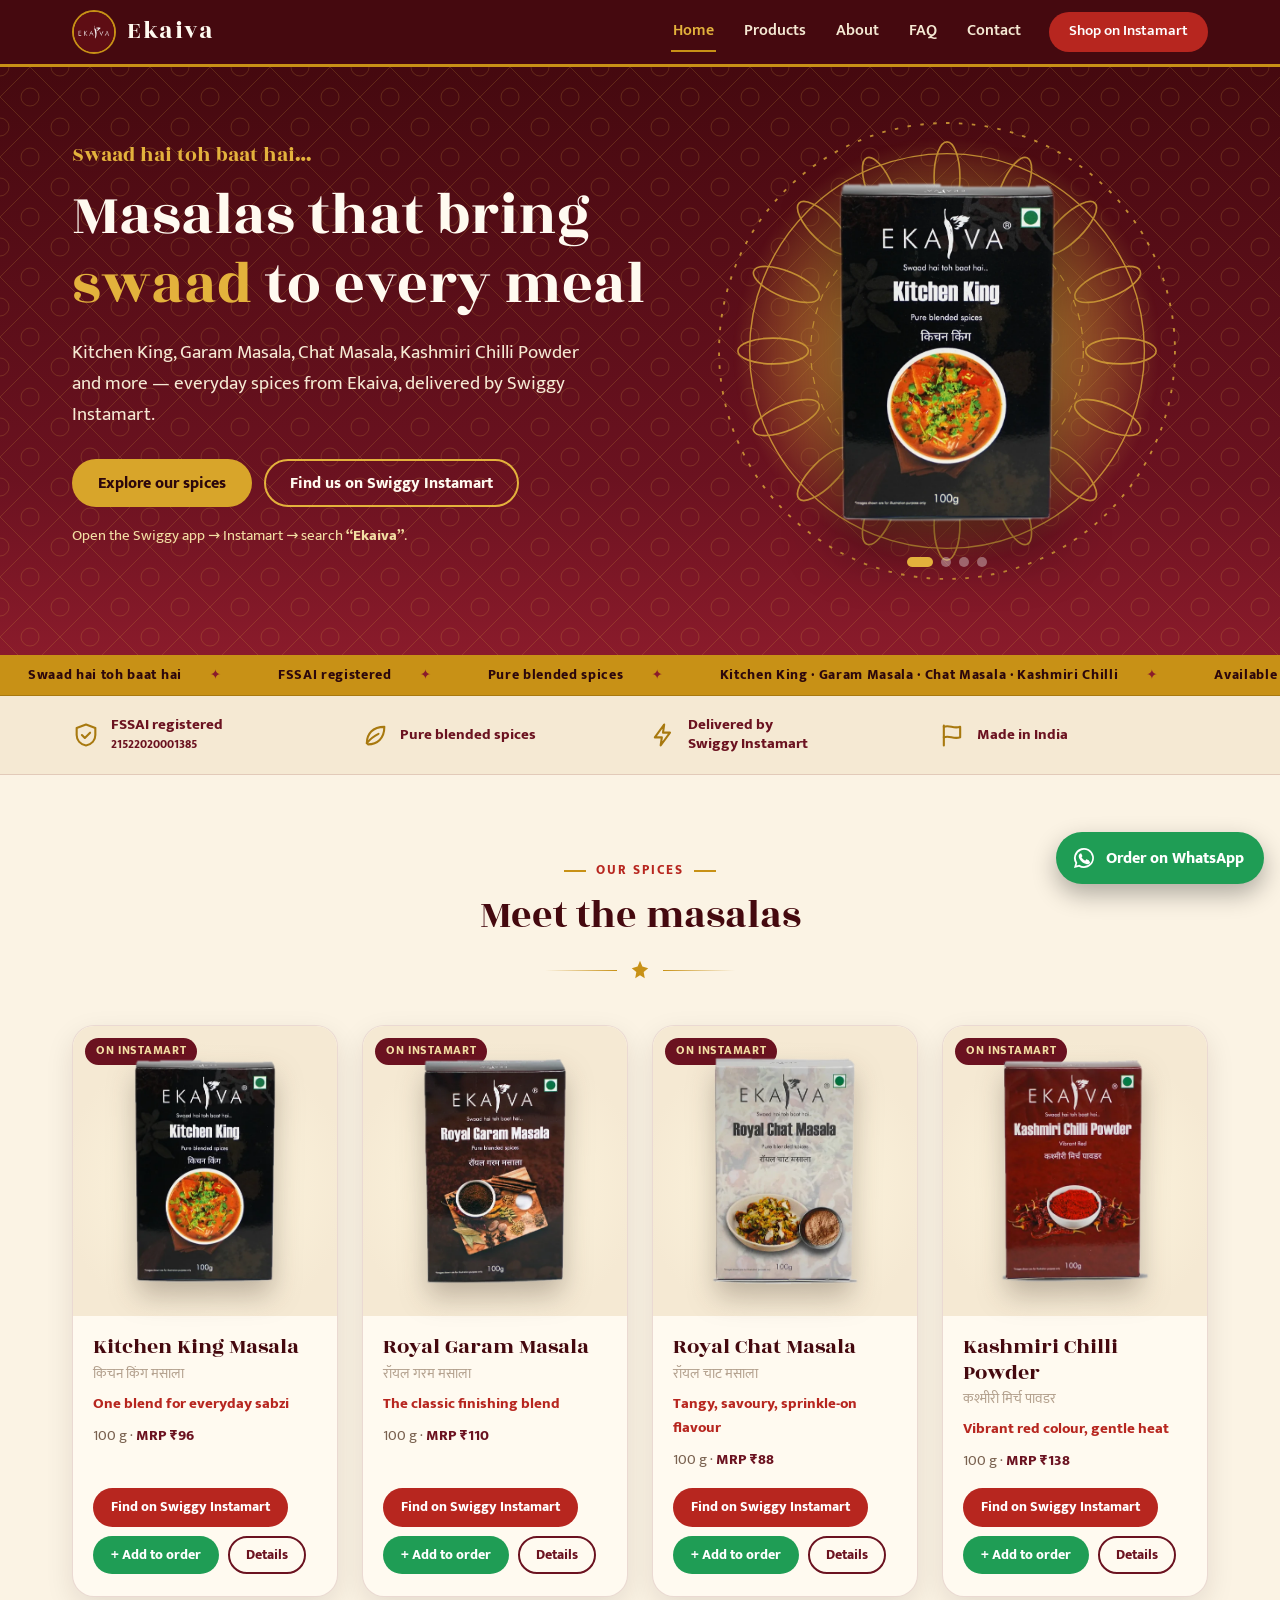
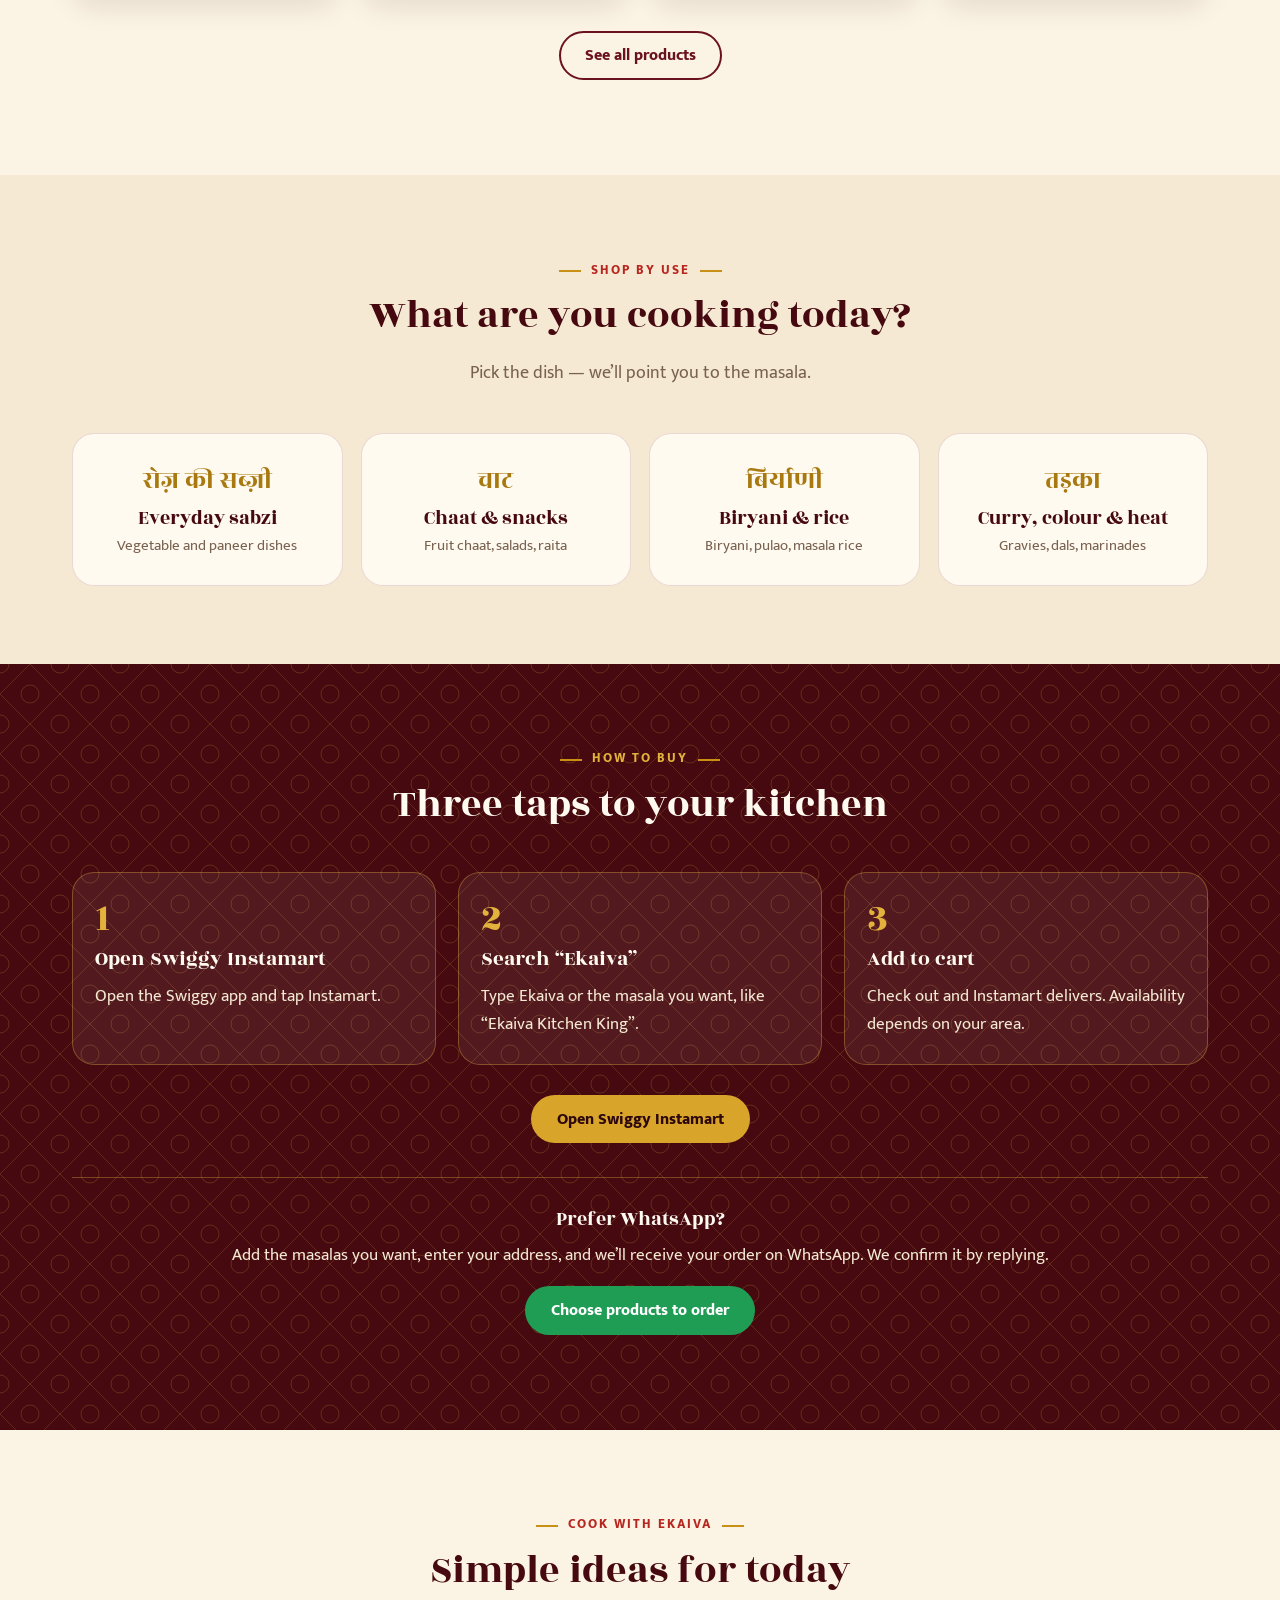
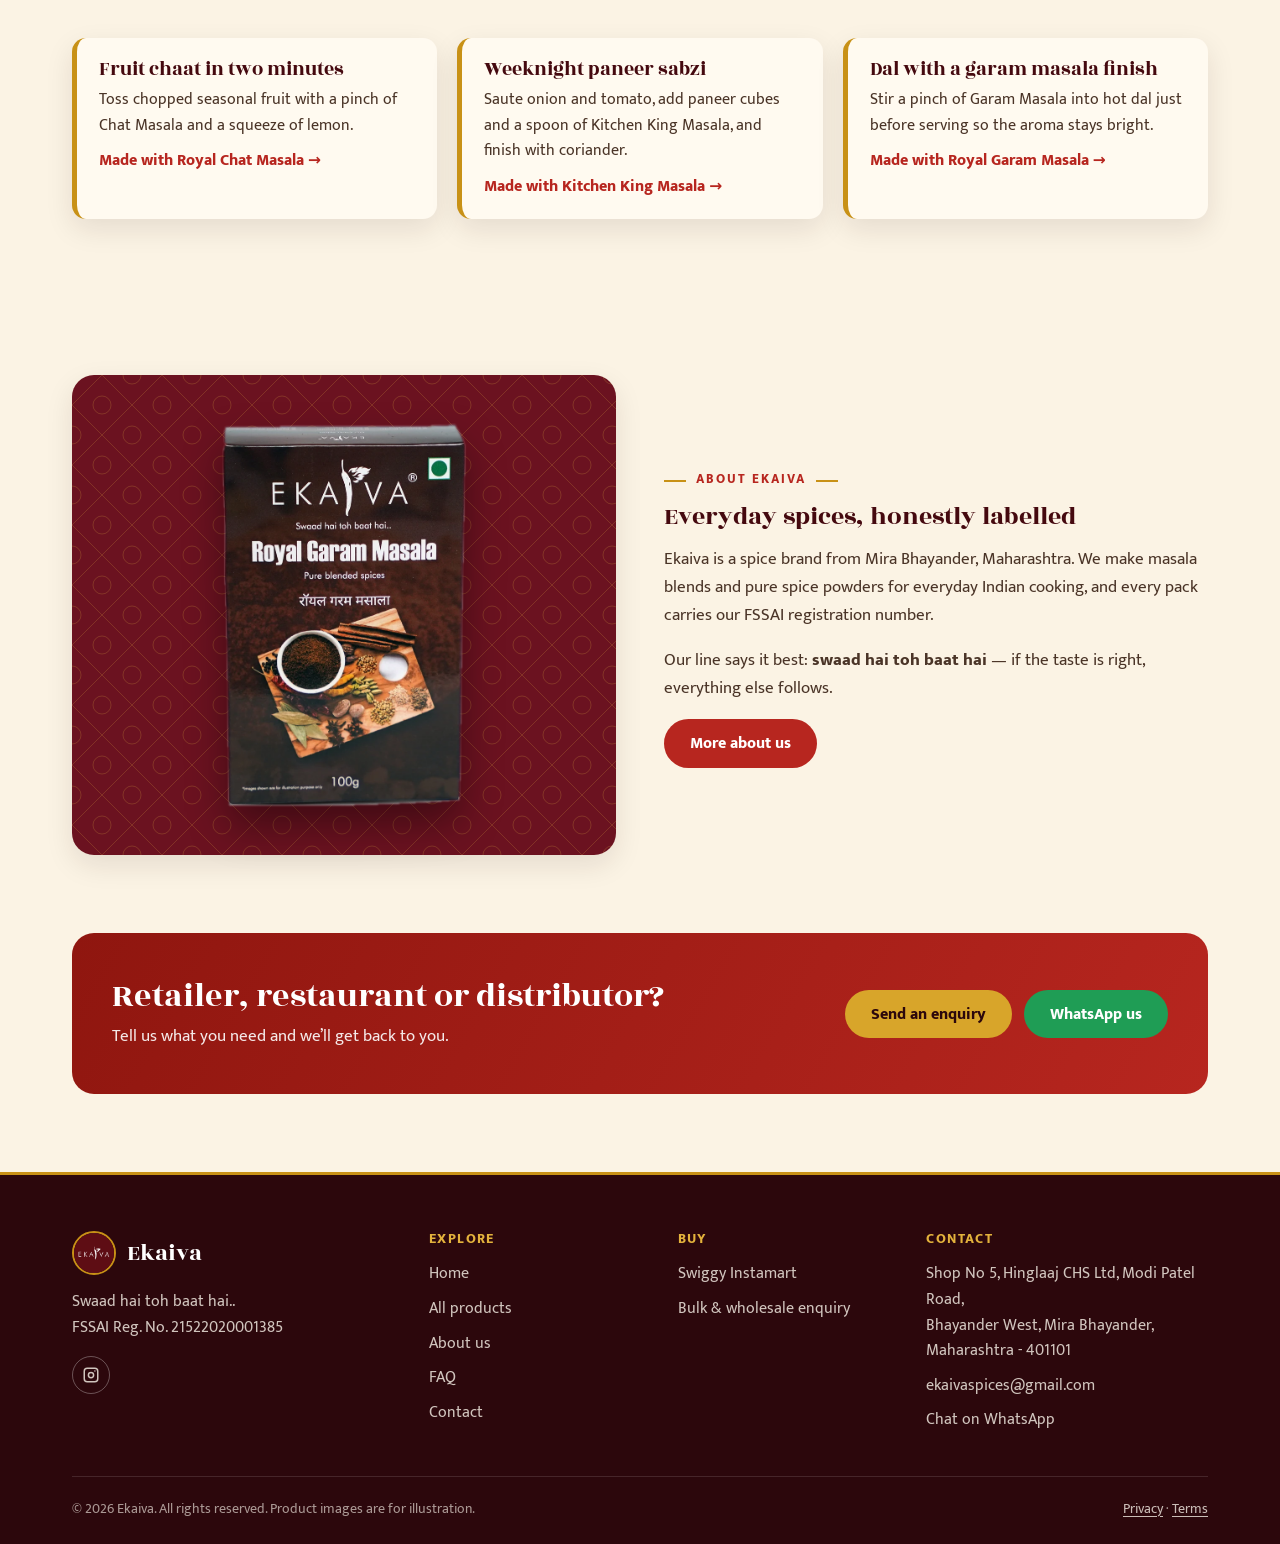
<file: index.html>
<!DOCTYPE html>
<html lang="en">
<head>
<meta charset="utf-8">
<meta name="viewport" content="width=device-width, initial-scale=1">
<title>Ekaiva - Masalas that bring swaad to every meal</title>
<meta name="description" content="Ekaiva makes everyday masalas and pure spice powders - Kitchen King, Garam Masala, Chat Masala, Kashmiri Chilli Powder and more. Available on Swiggy Instamart.">

<meta name="theme-color" content="#45090f">
<link rel="icon" type="image/png" href="images/site/favicon.png">
<link rel="apple-touch-icon" href="images/site/apple-touch-icon.png">
<meta property="og:type" content="website">
<meta property="og:site_name" content="Ekaiva">
<meta property="og:title" content="Ekaiva - Masalas that bring swaad to every meal">
<meta property="og:description" content="Ekaiva makes everyday masalas and pure spice powders - Kitchen King, Garam Masala, Chat Masala, Kashmiri Chilli Powder and more. Available on Swiggy Instamart.">
<meta property="og:image" content="https://ekaivastore.com/images/site/og-image.jpg">
<link rel="canonical" href="https://ekaivastore.com/">
<meta property="og:url" content="https://ekaivastore.com/">
<meta name="twitter:card" content="summary_large_image">
<link rel="stylesheet" href="css/style.css">

</head>
<body data-page="home">
<a class="skip" href="#main">Skip to content</a>
<div id="preloader" aria-hidden="true"><div class="pre-inner"><div class="pre-logo">EKAIVA</div><div class="pre-sub">Swaad hai toh baat hai</div></div></div>
<script>try{if(sessionStorage.getItem("ekPre")==="1"){var p=document.getElementById("preloader");if(p)p.remove();}}catch(e){}</script>
<div id="site-header"></div>
<noscript><p style="padding:14px;background:#f3dfa4;text-align:center">Please turn on JavaScript to see Ekaiva's products. &middot; <a href="products.html">Products</a> &middot; <a href="contact.html">Contact</a></p></noscript>
<main id="main">

<section class="hero" id="top">
  <div id="dust" style="position:absolute;inset:0;overflow:hidden;pointer-events:none" aria-hidden="true"></div>
  <div class="container">
    <div>
      <div class="hero-tag">Swaad hai toh baat hai&hellip;</div>
      <h1>Masalas that bring <em>swaad</em> to every meal</h1>
      <p class="lead">Kitchen King, Garam Masala, Chat Masala, Kashmiri Chilli Powder and more &mdash; everyday spices from Ekaiva, delivered by Swiggy Instamart.</p>
      <div class="btn-row">
        <a class="btn btn-gold" href="products.html">Explore our spices</a>
        <a class="btn btn-outline" data-instamart href="#">Find us on Swiggy Instamart</a>
      </div>
      <p class="hero-note">Open the Swiggy app &rarr; Instamart &rarr; search <b>&ldquo;Ekaiva&rdquo;</b>.</p>
    </div>
    <div class="stage">
      <div class="glow"></div><svg class="ring" viewBox="0 0 200 200" fill="none" stroke="currentColor" aria-hidden="true"><circle cx="100" cy="100" r="97" stroke-width=".8" stroke-dasharray="1.5 4"/><circle cx="100" cy="100" r="84" stroke-width=".6"/><ellipse cx="100" cy="26" rx="5.5" ry="15" transform="rotate(0.0 100 100)" stroke-width=".7"/><ellipse cx="100" cy="26" rx="5.5" ry="15" transform="rotate(22.5 100 100)" stroke-width=".7"/><ellipse cx="100" cy="26" rx="5.5" ry="15" transform="rotate(45.0 100 100)" stroke-width=".7"/><ellipse cx="100" cy="26" rx="5.5" ry="15" transform="rotate(67.5 100 100)" stroke-width=".7"/><ellipse cx="100" cy="26" rx="5.5" ry="15" transform="rotate(90.0 100 100)" stroke-width=".7"/><ellipse cx="100" cy="26" rx="5.5" ry="15" transform="rotate(112.5 100 100)" stroke-width=".7"/><ellipse cx="100" cy="26" rx="5.5" ry="15" transform="rotate(135.0 100 100)" stroke-width=".7"/><ellipse cx="100" cy="26" rx="5.5" ry="15" transform="rotate(157.5 100 100)" stroke-width=".7"/><ellipse cx="100" cy="26" rx="5.5" ry="15" transform="rotate(180.0 100 100)" stroke-width=".7"/><ellipse cx="100" cy="26" rx="5.5" ry="15" transform="rotate(202.5 100 100)" stroke-width=".7"/><ellipse cx="100" cy="26" rx="5.5" ry="15" transform="rotate(225.0 100 100)" stroke-width=".7"/><ellipse cx="100" cy="26" rx="5.5" ry="15" transform="rotate(247.5 100 100)" stroke-width=".7"/><ellipse cx="100" cy="26" rx="5.5" ry="15" transform="rotate(270.0 100 100)" stroke-width=".7"/><ellipse cx="100" cy="26" rx="5.5" ry="15" transform="rotate(292.5 100 100)" stroke-width=".7"/><ellipse cx="100" cy="26" rx="5.5" ry="15" transform="rotate(315.0 100 100)" stroke-width=".7"/><ellipse cx="100" cy="26" rx="5.5" ry="15" transform="rotate(337.5 100 100)" stroke-width=".7"/><circle cx="100" cy="100" r="58" stroke-width=".5" stroke-dasharray="3 3"/></svg>
      <div class="slides" id="slides"></div>
      <div class="dots" id="dots"></div>
    </div>
  </div>
</section>

<div class="ticker-wrap" aria-hidden="true"><div class="ticker">
  <span>Swaad hai toh baat hai</span><span>FSSAI registered</span><span>Pure blended spices</span><span>Kitchen King &middot; Garam Masala &middot; Chat Masala &middot; Kashmiri Chilli</span><span>Available on Swiggy Instamart</span><span>Made in India</span>
  <span>Swaad hai toh baat hai</span><span>FSSAI registered</span><span>Pure blended spices</span><span>Kitchen King &middot; Garam Masala &middot; Chat Masala &middot; Kashmiri Chilli</span><span>Available on Swiggy Instamart</span><span>Made in India</span>
</div></div>

<div class="trust"><div class="container">
  <div class="trust-item"><svg viewBox="0 0 24 24" fill="none" stroke="currentColor" stroke-width="1.8" stroke-linecap="round" stroke-linejoin="round"><path d="M12 3l8 3v6c0 4.5-3.2 8-8 9-4.8-1-8-4.5-8-9V6z"/><path d="M8.5 12l2.5 2.5L15.5 10"/></svg><span>FSSAI registered<br><small data-cfg="fssai.number"></small></span></div>
  <div class="trust-item"><svg viewBox="0 0 24 24" fill="none" stroke="currentColor" stroke-width="1.8" stroke-linecap="round" stroke-linejoin="round"><path d="M5 19c0-8 5-14 15-14 0 10-6 15-14 15"/><path d="M5 19c3-4 6-6 10-8"/></svg><span>Pure blended spices</span></div>
  <div class="trust-item"><svg viewBox="0 0 24 24" fill="none" stroke="currentColor" stroke-width="1.8" stroke-linecap="round" stroke-linejoin="round"><path d="M13 3L5 14h6l-1 7 8-11h-6z"/></svg><span>Delivered by<br>Swiggy Instamart</span></div>
  <div class="trust-item"><svg viewBox="0 0 24 24" fill="none" stroke="currentColor" stroke-width="1.8" stroke-linecap="round" stroke-linejoin="round"><path d="M5 21V4"/><path d="M5 5c5-2 8 2 14 0v9c-6 2-9-2-14 0"/></svg><span>Made in India</span></div>
</div></div>

<section>
  <div class="container">
    <div class="head reveal"><span class="eyebrow">Our spices</span><h2>Meet the masalas</h2><div class="orn"><svg viewBox="0 0 24 24" fill="currentColor"><path d="M12 2l2.6 6.2L21 10l-5 4.2L17.2 21 12 17.6 6.8 21 8 14.2 3 10l6.4-1.8z"/></svg></div></div>
    <div class="grid four" id="featured"></div>
    <p class="center" style="margin-top:34px"><a class="btn btn-ghost" href="products.html">See all products</a></p>
  </div>
</section>

<section class="alt">
  <div class="container">
    <div class="head reveal"><span class="eyebrow">Shop by use</span><h2>What are you cooking today?</h2><p>Pick the dish &mdash; we&rsquo;ll point you to the masala.</p></div>
    <div class="tiles" id="uses"></div>
  </div>
</section>

<section class="dark">
  <div class="container">
    <div class="head reveal"><span class="eyebrow">How to buy</span><h2>Three taps to your kitchen</h2></div>
    <div class="steps">
      <div class="step reveal"><h3>Open Swiggy Instamart</h3><p>Open the Swiggy app and tap Instamart.</p></div>
      <div class="step reveal"><h3>Search &ldquo;Ekaiva&rdquo;</h3><p>Type Ekaiva or the masala you want, like &ldquo;Ekaiva Kitchen King&rdquo;.</p></div>
      <div class="step reveal"><h3>Add to cart</h3><p>Check out and Instamart delivers. Availability depends on your area.</p></div>
    </div>
    <p class="center" style="margin-top:30px"><a class="btn btn-gold" data-instamart href="#">Open Swiggy Instamart</a></p>
    <div class="center reveal" data-order-only style="margin-top:34px;padding-top:30px;border-top:1px solid rgba(227,178,60,.35)">
      <h3>Prefer WhatsApp?</h3>
      <p>Add the masalas you want, enter your address, and we&rsquo;ll receive your order on WhatsApp. We confirm it by replying.</p>
      <p><a class="btn btn-wa" href="products.html">Choose products to order</a></p>
    </div>
  </div>
</section>

<section>
  <div class="container">
    <div class="head reveal"><span class="eyebrow">Cook with Ekaiva</span><h2>Simple ideas for today</h2></div>
    <div class="ideas" id="ideas"></div>
  </div>
</section>

<section class="alt">
  <div class="container">
    <div class="head reveal"><span class="eyebrow">Watch</span><h2>Ekaiva in the kitchen</h2></div>
    <div class="videos" id="videos"></div>
  </div>
</section>

<section>
  <div class="container two">
    <div class="frame reveal"><img src="images/products/royal-garam-masala/1.webp" alt="Ekaiva Royal Garam Masala pack" loading="lazy"></div>
    <div class="reveal">
      <span class="eyebrow">About Ekaiva</span>
      <h2>Everyday spices, honestly labelled</h2>
      <p>Ekaiva is a spice brand from Mira Bhayander, Maharashtra. We make masala blends and pure spice powders for everyday Indian cooking, and every pack carries our FSSAI registration number.</p>
      <p>Our line says it best: <b>swaad hai toh baat hai</b> &mdash; if the taste is right, everything else follows.</p>
      <a class="btn btn-primary" href="about.html">More about us</a>
    </div>
  </div>
</section>

<section style="padding-top:0">
  <div class="container"><div class="cta reveal">
    <div><h2>Retailer, restaurant or distributor?</h2><p>Tell us what you need and we&rsquo;ll get back to you.</p></div>
    <div class="btn-row"><a class="btn btn-gold" href="contact.html">Send an enquiry</a><a class="btn btn-wa" data-wa="Hi Ekaiva, I'd like to talk about a bulk order." href="#">WhatsApp us</a></div>
  </div></div>
</section>

</main>
<div id="site-footer"></div>
<script src="js/site-config.js"></script>
<script src="js/products-data.js"></script>
<script src="js/main.js"></script>
</body>
</html>
</file>
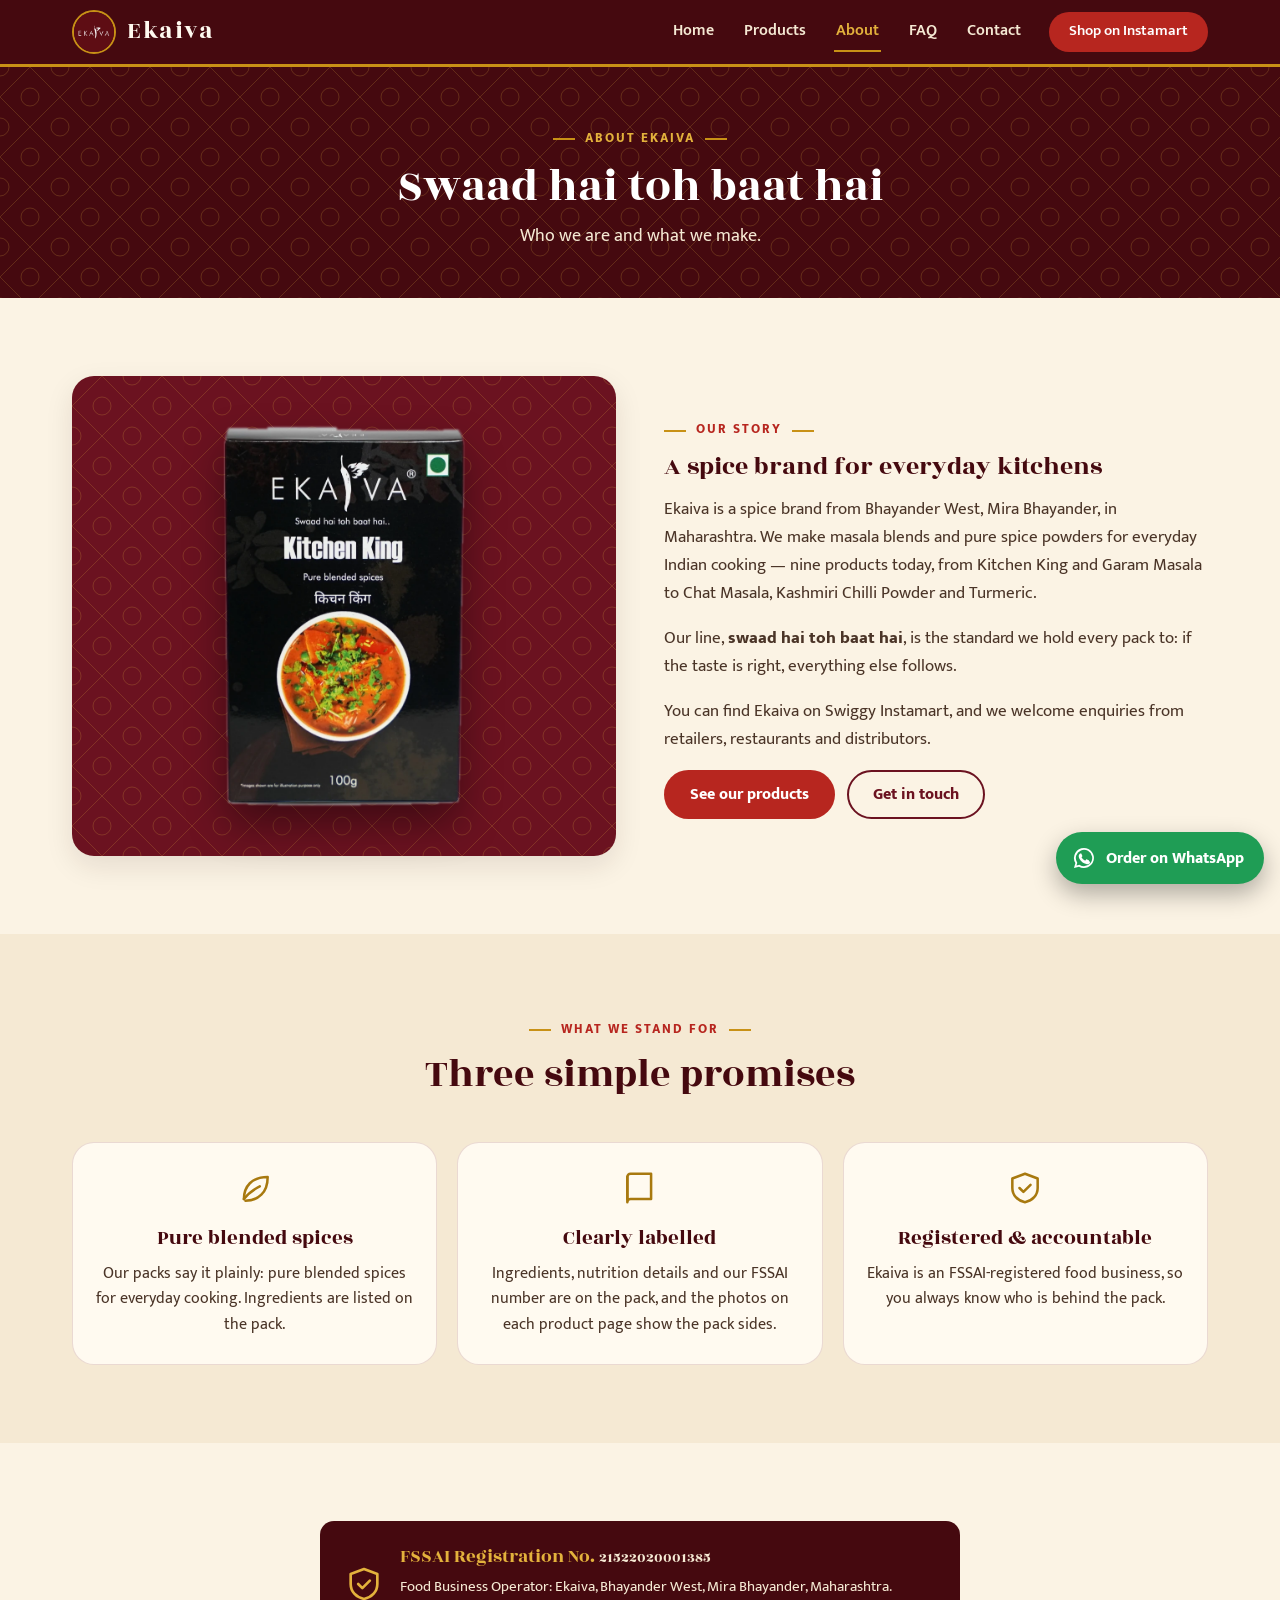
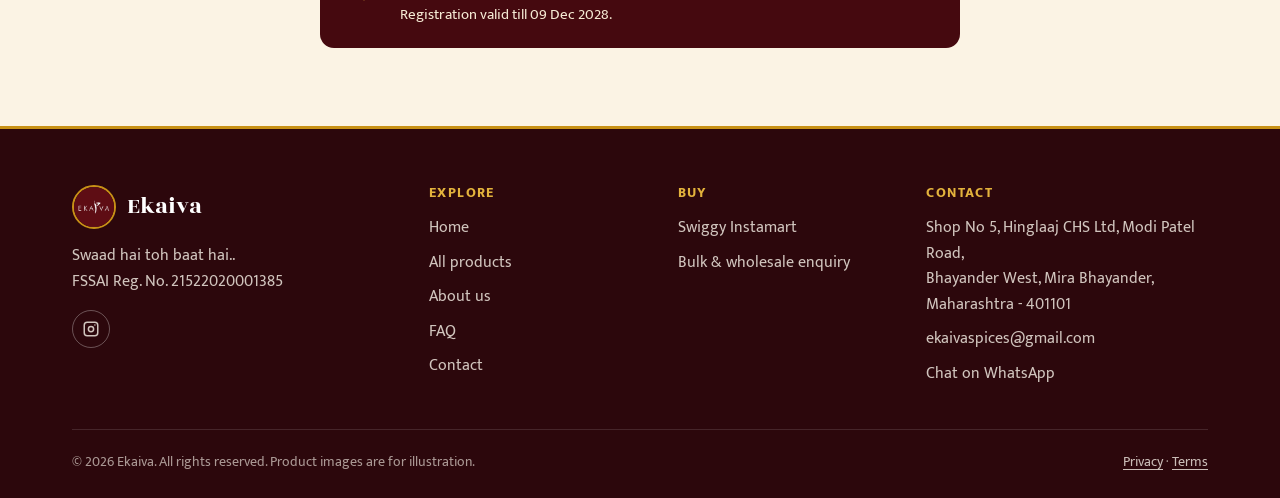
<file: about.html>
<!DOCTYPE html>
<html lang="en">
<head>
<meta charset="utf-8">
<meta name="viewport" content="width=device-width, initial-scale=1">
<title>About Ekaiva - Swaad hai toh baat hai</title>
<meta name="description" content="Ekaiva is a spice brand from Mira Bhayander, Maharashtra, making masala blends and pure spice powders. FSSAI registered.">

<meta name="theme-color" content="#45090f">
<link rel="icon" type="image/png" href="images/site/favicon.png">
<link rel="apple-touch-icon" href="images/site/apple-touch-icon.png">
<meta property="og:type" content="website">
<meta property="og:site_name" content="Ekaiva">
<meta property="og:title" content="About Ekaiva - Swaad hai toh baat hai">
<meta property="og:description" content="Ekaiva is a spice brand from Mira Bhayander, Maharashtra, making masala blends and pure spice powders. FSSAI registered.">
<meta property="og:image" content="https://ekaivastore.com/images/site/og-image.jpg">
<link rel="canonical" href="https://ekaivastore.com/about.html">
<meta property="og:url" content="https://ekaivastore.com/about.html">
<meta name="twitter:card" content="summary_large_image">
<link rel="stylesheet" href="css/style.css">

</head>
<body data-page="about">
<a class="skip" href="#main">Skip to content</a>
<div id="preloader" aria-hidden="true"><div class="pre-inner"><div class="pre-logo">EKAIVA</div><div class="pre-sub">Swaad hai toh baat hai</div></div></div>
<script>try{if(sessionStorage.getItem("ekPre")==="1"){var p=document.getElementById("preloader");if(p)p.remove();}}catch(e){}</script>
<div id="site-header"></div>
<noscript><p style="padding:14px;background:#f3dfa4;text-align:center">Please turn on JavaScript to see Ekaiva's products. &middot; <a href="products.html">Products</a> &middot; <a href="contact.html">Contact</a></p></noscript>
<main id="main">

<div class="page-head"><div class="container"><span class="eyebrow" style="color:var(--gold-300)">About Ekaiva</span><h1>Swaad hai toh baat hai</h1><p>Who we are and what we make.</p></div></div>
<section>
  <div class="container two">
    <div class="frame reveal"><img src="images/products/kitchen-king/1.webp" alt="Ekaiva Kitchen King Masala pack"></div>
    <div class="reveal">
      <span class="eyebrow">Our story</span>
      <h2>A spice brand for everyday kitchens</h2>
      <!-- OWNER: replace the three paragraphs below with your own founder story whenever you like. -->
      <p>Ekaiva is a spice brand from Bhayander West, Mira Bhayander, in Maharashtra. We make masala blends and pure spice powders for everyday Indian cooking &mdash; nine products today, from Kitchen King and Garam Masala to Chat Masala, Kashmiri Chilli Powder and Turmeric.</p>
      <p>Our line, <b>swaad hai toh baat hai</b>, is the standard we hold every pack to: if the taste is right, everything else follows.</p>
      <p>You can find Ekaiva on Swiggy Instamart, and we welcome enquiries from retailers, restaurants and distributors.</p>
      <div class="btn-row"><a class="btn btn-primary" href="products.html">See our products</a><a class="btn btn-ghost" href="contact.html">Get in touch</a></div>
    </div>
  </div>
</section>
<section class="alt">
  <div class="container">
    <div class="head reveal"><span class="eyebrow">What we stand for</span><h2>Three simple promises</h2></div>
    <div class="values">
      <div class="value reveal"><svg viewBox="0 0 24 24" fill="none" stroke="currentColor" stroke-width="1.6" stroke-linecap="round" stroke-linejoin="round"><path d="M5 19c0-8 5-14 15-14 0 10-6 15-14 15"/><path d="M5 19c3-4 6-6 10-8"/></svg><h3>Pure blended spices</h3><p>Our packs say it plainly: pure blended spices for everyday cooking. Ingredients are listed on the pack.</p></div>
      <div class="value reveal"><svg viewBox="0 0 24 24" fill="none" stroke="currentColor" stroke-width="1.6" stroke-linecap="round" stroke-linejoin="round"><path d="M4 5a2 2 0 012-2h13v16H6a2 2 0 00-2 2z"/><path d="M4 19V5"/></svg><h3>Clearly labelled</h3><p>Ingredients, nutrition details and our FSSAI number are on the pack, and the photos on each product page show the pack sides.</p></div>
      <div class="value reveal"><svg viewBox="0 0 24 24" fill="none" stroke="currentColor" stroke-width="1.6" stroke-linecap="round" stroke-linejoin="round"><path d="M12 3l8 3v6c0 4.5-3.2 8-8 9-4.8-1-8-4.5-8-9V6z"/><path d="M8.5 12l2.5 2.5L15.5 10"/></svg><h3>Registered &amp; accountable</h3><p>Ekaiva is an FSSAI-registered food business, so you always know who is behind the pack.</p></div>
    </div>
  </div>
</section>
<section>
  <div class="container">
    <div class="cert reveal"><svg viewBox="0 0 24 24" fill="none" stroke="currentColor" stroke-width="1.6" stroke-linecap="round" stroke-linejoin="round"><path d="M12 3l8 3v6c0 4.5-3.2 8-8 9-4.8-1-8-4.5-8-9V6z"/><path d="M8.5 12l2.5 2.5L15.5 10"/></svg><div><b>FSSAI Registration No. <span data-cfg="fssai.number"></span></b><span>Food Business Operator: Ekaiva, Bhayander West, Mira Bhayander, Maharashtra.<span data-if="fssai.validTill"> Registration valid till <span data-cfg="fssai.validTill"></span>.</span></span></div></div>
  </div>
</section>

</main>
<div id="site-footer"></div>
<script src="js/site-config.js"></script>
<script src="js/products-data.js"></script>
<script src="js/main.js"></script>
</body>
</html>
</file>
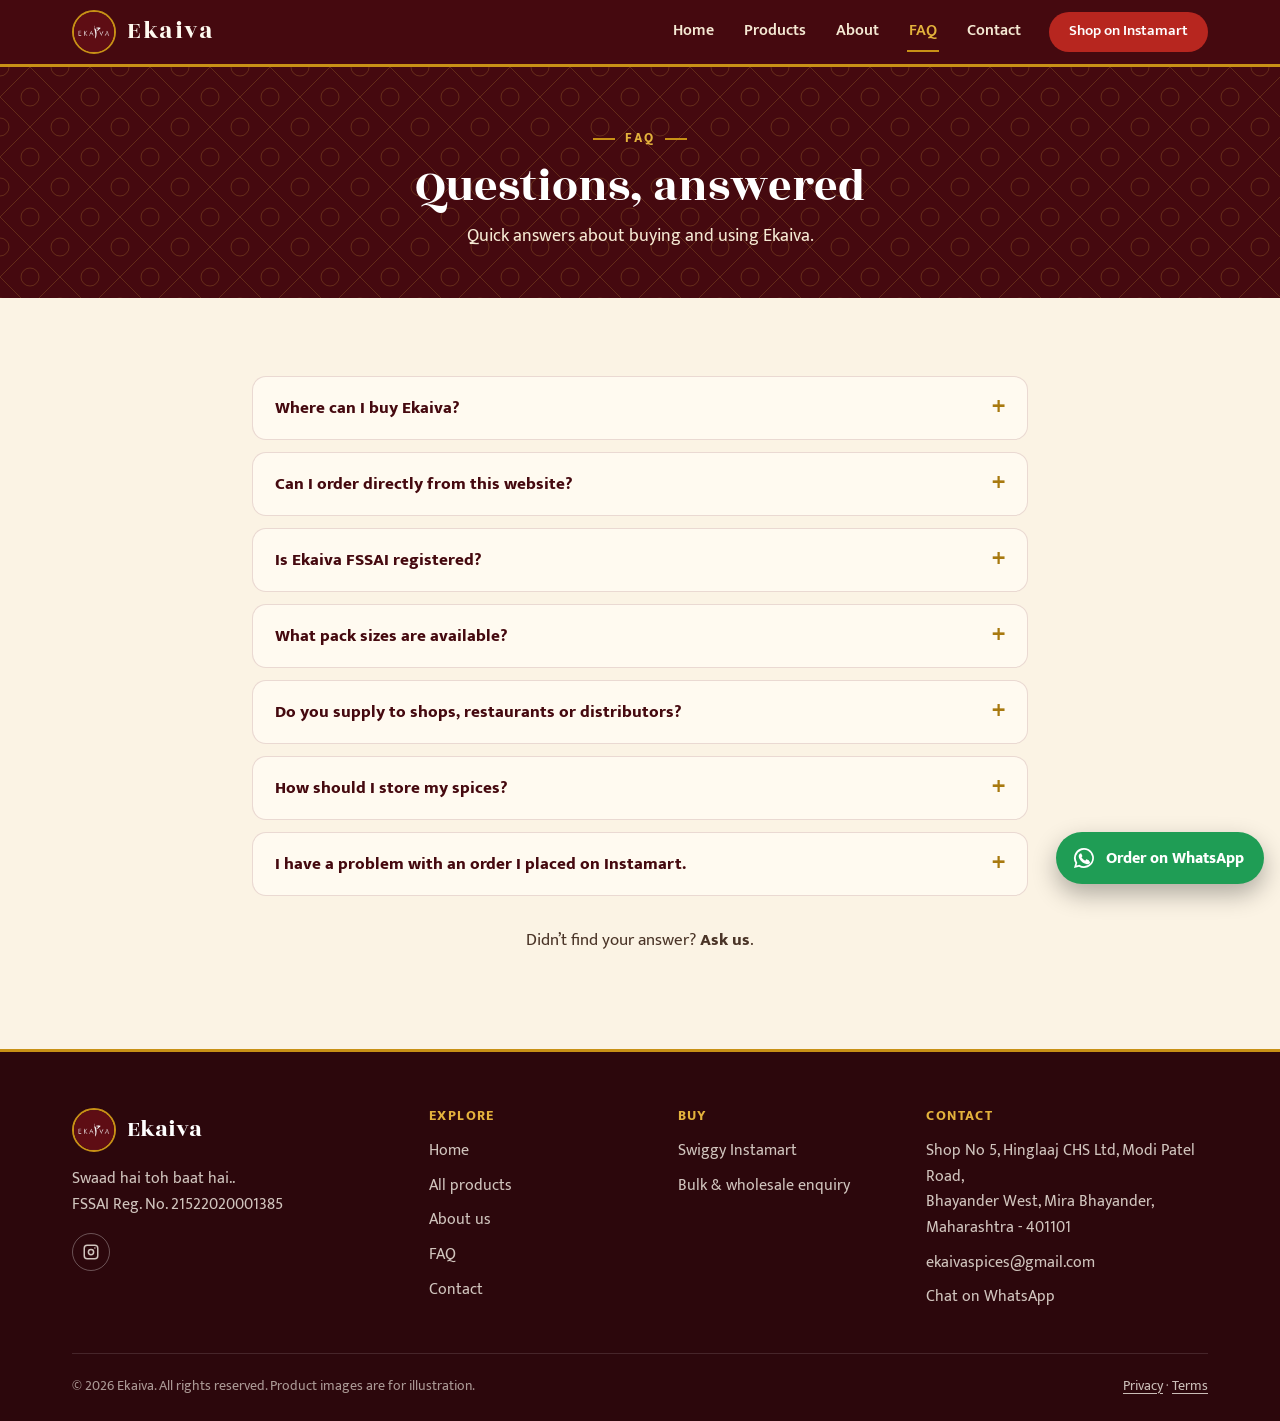
<file: faq.html>
<!DOCTYPE html>
<html lang="en">
<head>
<meta charset="utf-8">
<meta name="viewport" content="width=device-width, initial-scale=1">
<title>FAQ - Ekaiva</title>
<meta name="description" content="Where to buy Ekaiva, pack sizes, FSSAI registration, bulk enquiries and more.">

<meta name="theme-color" content="#45090f">
<link rel="icon" type="image/png" href="images/site/favicon.png">
<link rel="apple-touch-icon" href="images/site/apple-touch-icon.png">
<meta property="og:type" content="website">
<meta property="og:site_name" content="Ekaiva">
<meta property="og:title" content="FAQ - Ekaiva">
<meta property="og:description" content="Where to buy Ekaiva, pack sizes, FSSAI registration, bulk enquiries and more.">
<meta property="og:image" content="https://ekaivastore.com/images/site/og-image.jpg">
<link rel="canonical" href="https://ekaivastore.com/faq.html">
<meta property="og:url" content="https://ekaivastore.com/faq.html">
<meta name="twitter:card" content="summary_large_image">
<link rel="stylesheet" href="css/style.css">
<script type="application/ld+json">{"@context": "https://schema.org", "@type": "FAQPage", "mainEntity": [{"@type": "Question", "name": "Where can I buy Ekaiva?", "acceptedAnswer": {"@type": "Answer", "text": "Ekaiva is sold on Swiggy Instamart. Open the Swiggy app, tap Instamart and search for \"Ekaiva\" or the name of the masala. Availability depends on your delivery area."}}, {"@type": "Question", "name": "Can I order directly from this website?", "acceptedAnswer": {"@type": "Answer", "text": "The website does not take payments. You can buy on Swiggy Instamart, and each product page has a button that takes you there. If you see <b>+ Add to order</b> buttons, you can also add products, enter your address and send the order to us on WhatsApp — it is confirmed once we reply."}}, {"@type": "Question", "name": "Is Ekaiva FSSAI registered?", "acceptedAnswer": {"@type": "Answer", "text": "Yes. Our FSSAI registration number is 21522020001385."}}, {"@type": "Question", "name": "What pack sizes are available?", "acceptedAnswer": {"@type": "Answer", "text": "All our products are currently in 100 g packs."}}, {"@type": "Question", "name": "Do you supply to shops, restaurants or distributors?", "acceptedAnswer": {"@type": "Answer", "text": "Yes, we welcome those enquiries. Please use the contact page and tell us what you need and where you are based."}}, {"@type": "Question", "name": "How should I store my spices?", "acceptedAnswer": {"@type": "Answer", "text": "Keep the pack closed tightly in a cool, dry place away from moisture, heat and direct sunlight, and use a dry spoon."}}, {"@type": "Question", "name": "I have a problem with an order I placed on Instamart.", "acceptedAnswer": {"@type": "Answer", "text": "Please contact Swiggy Instamart support from the app for order, delivery or payment issues. For feedback about our products, write to us on the contact page."}}]}</script>
</head>
<body data-page="faq">
<a class="skip" href="#main">Skip to content</a>
<div id="preloader" aria-hidden="true"><div class="pre-inner"><div class="pre-logo">EKAIVA</div><div class="pre-sub">Swaad hai toh baat hai</div></div></div>
<script>try{if(sessionStorage.getItem("ekPre")==="1"){var p=document.getElementById("preloader");if(p)p.remove();}}catch(e){}</script>
<div id="site-header"></div>
<noscript><p style="padding:14px;background:#f3dfa4;text-align:center">Please turn on JavaScript to see Ekaiva's products. &middot; <a href="products.html">Products</a> &middot; <a href="contact.html">Contact</a></p></noscript>
<main id="main">

<div class="page-head"><div class="container"><span class="eyebrow" style="color:var(--gold-300)">FAQ</span><h1>Questions, answered</h1><p>Quick answers about buying and using Ekaiva.</p></div></div>
<section><div class="container" style="max-width:820px"><details class="faq"><summary>Where can I buy Ekaiva?</summary><div class="ans"><p>Ekaiva is sold on Swiggy Instamart. Open the Swiggy app, tap Instamart and search for &ldquo;Ekaiva&rdquo; or the name of the masala. Availability depends on your delivery area.</p></div></details><details class="faq"><summary>Can I order directly from this website?</summary><div class="ans"><p>The website does not take payments. You can buy on Swiggy Instamart, and each product page has a button that takes you there. If you see <b>+ Add to order</b> buttons, you can also add products, enter your address and send the order to us on WhatsApp &mdash; it is confirmed once we reply.</p></div></details><details class="faq"><summary>Is Ekaiva FSSAI registered?</summary><div class="ans"><p>Yes. Our FSSAI registration number is 21522020001385.</p></div></details><details class="faq"><summary>What pack sizes are available?</summary><div class="ans"><p>All our products are currently in 100 g packs.</p></div></details><details class="faq"><summary>Do you supply to shops, restaurants or distributors?</summary><div class="ans"><p>Yes, we welcome those enquiries. Please use the contact page and tell us what you need and where you are based.</p></div></details><details class="faq"><summary>How should I store my spices?</summary><div class="ans"><p>Keep the pack closed tightly in a cool, dry place away from moisture, heat and direct sunlight, and use a dry spoon.</p></div></details><details class="faq"><summary>I have a problem with an order I placed on Instamart.</summary><div class="ans"><p>Please contact Swiggy Instamart support from the app for order, delivery or payment issues. For feedback about our products, write to us on the contact page.</p></div></details>
<p class="center" style="margin-top:30px">Didn&rsquo;t find your answer? <a href="contact.html"><b>Ask us</b></a>.</p></div></section>

</main>
<div id="site-footer"></div>
<script src="js/site-config.js"></script>
<script src="js/products-data.js"></script>
<script src="js/main.js"></script>
</body>
</html>
</file>
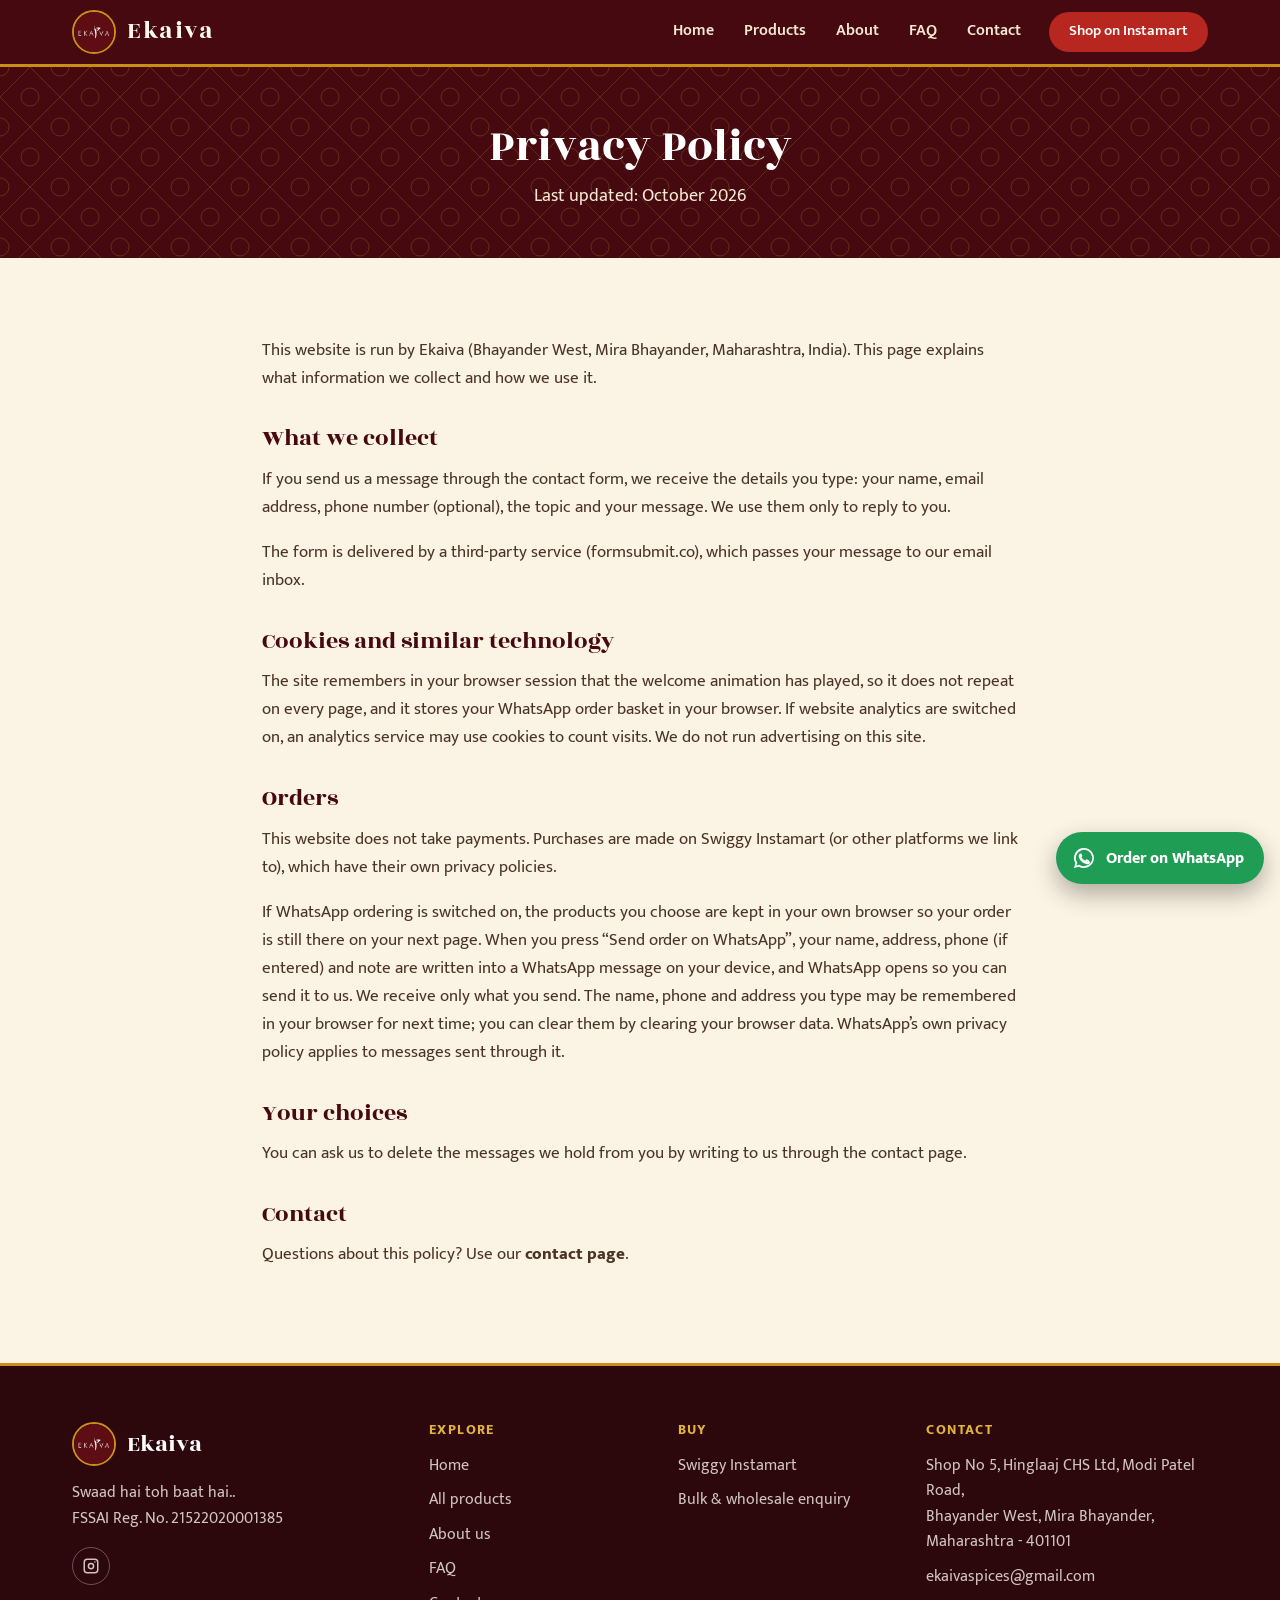
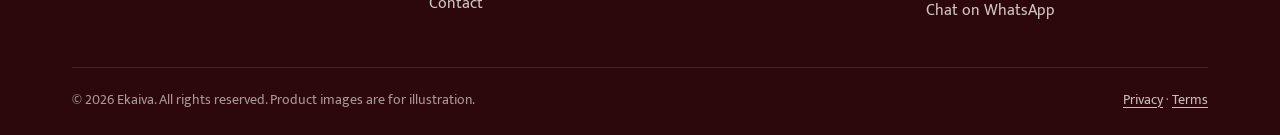
<file: privacy.html>
<!DOCTYPE html>
<html lang="en">
<head>
<meta charset="utf-8">
<meta name="viewport" content="width=device-width, initial-scale=1">
<title>Privacy Policy - Ekaiva</title>
<meta name="description" content="How Ekaiva handles information sent through this website.">

<meta name="theme-color" content="#45090f">
<link rel="icon" type="image/png" href="images/site/favicon.png">
<link rel="apple-touch-icon" href="images/site/apple-touch-icon.png">
<meta property="og:type" content="website">
<meta property="og:site_name" content="Ekaiva">
<meta property="og:title" content="Privacy Policy - Ekaiva">
<meta property="og:description" content="How Ekaiva handles information sent through this website.">
<meta property="og:image" content="https://ekaivastore.com/images/site/og-image.jpg">
<link rel="canonical" href="https://ekaivastore.com/privacy.html">
<meta property="og:url" content="https://ekaivastore.com/privacy.html">
<meta name="twitter:card" content="summary_large_image">
<link rel="stylesheet" href="css/style.css">

</head>
<body data-page="privacy">
<a class="skip" href="#main">Skip to content</a>
<div id="preloader" aria-hidden="true"><div class="pre-inner"><div class="pre-logo">EKAIVA</div><div class="pre-sub">Swaad hai toh baat hai</div></div></div>
<script>try{if(sessionStorage.getItem("ekPre")==="1"){var p=document.getElementById("preloader");if(p)p.remove();}}catch(e){}</script>
<div id="site-header"></div>
<noscript><p style="padding:14px;background:#f3dfa4;text-align:center">Please turn on JavaScript to see Ekaiva's products. &middot; <a href="products.html">Products</a> &middot; <a href="contact.html">Contact</a></p></noscript>
<main id="main">

<div class="page-head"><div class="container"><h1>Privacy Policy</h1><p>Last updated: October 2026</p></div></div>
<section><div class="container legal">
<p>This website is run by Ekaiva (Bhayander West, Mira Bhayander, Maharashtra, India). This page explains what information we collect and how we use it.</p>
<h2>What we collect</h2>
<p>If you send us a message through the contact form, we receive the details you type: your name, email address, phone number (optional), the topic and your message. We use them only to reply to you.</p>
<p>The form is delivered by a third-party service (formsubmit.co), which passes your message to our email inbox.</p>
<h2>Cookies and similar technology</h2>
<p>The site remembers in your browser session that the welcome animation has played, so it does not repeat on every page, and it stores your WhatsApp order basket in your browser. If website analytics are switched on, an analytics service may use cookies to count visits. We do not run advertising on this site.</p>
<h2>Orders</h2>
<p>This website does not take payments. Purchases are made on Swiggy Instamart (or other platforms we link to), which have their own privacy policies.</p>
<p>If WhatsApp ordering is switched on, the products you choose are kept in your own browser so your order is still there on your next page. When you press &ldquo;Send order on WhatsApp&rdquo;, your name, address, phone (if entered) and note are written into a WhatsApp message on your device, and WhatsApp opens so you can send it to us. We receive only what you send. The name, phone and address you type may be remembered in your browser for next time; you can clear them by clearing your browser data. WhatsApp&rsquo;s own privacy policy applies to messages sent through it.</p>
<h2>Your choices</h2>
<p>You can ask us to delete the messages we hold from you by writing to us through the contact page.</p>
<h2>Contact</h2>
<p>Questions about this policy? Use our <a href="contact.html"><b>contact page</b></a>.</p>
</div></section>

</main>
<div id="site-footer"></div>
<script src="js/site-config.js"></script>
<script src="js/products-data.js"></script>
<script src="js/main.js"></script>
</body>
</html>
</file>
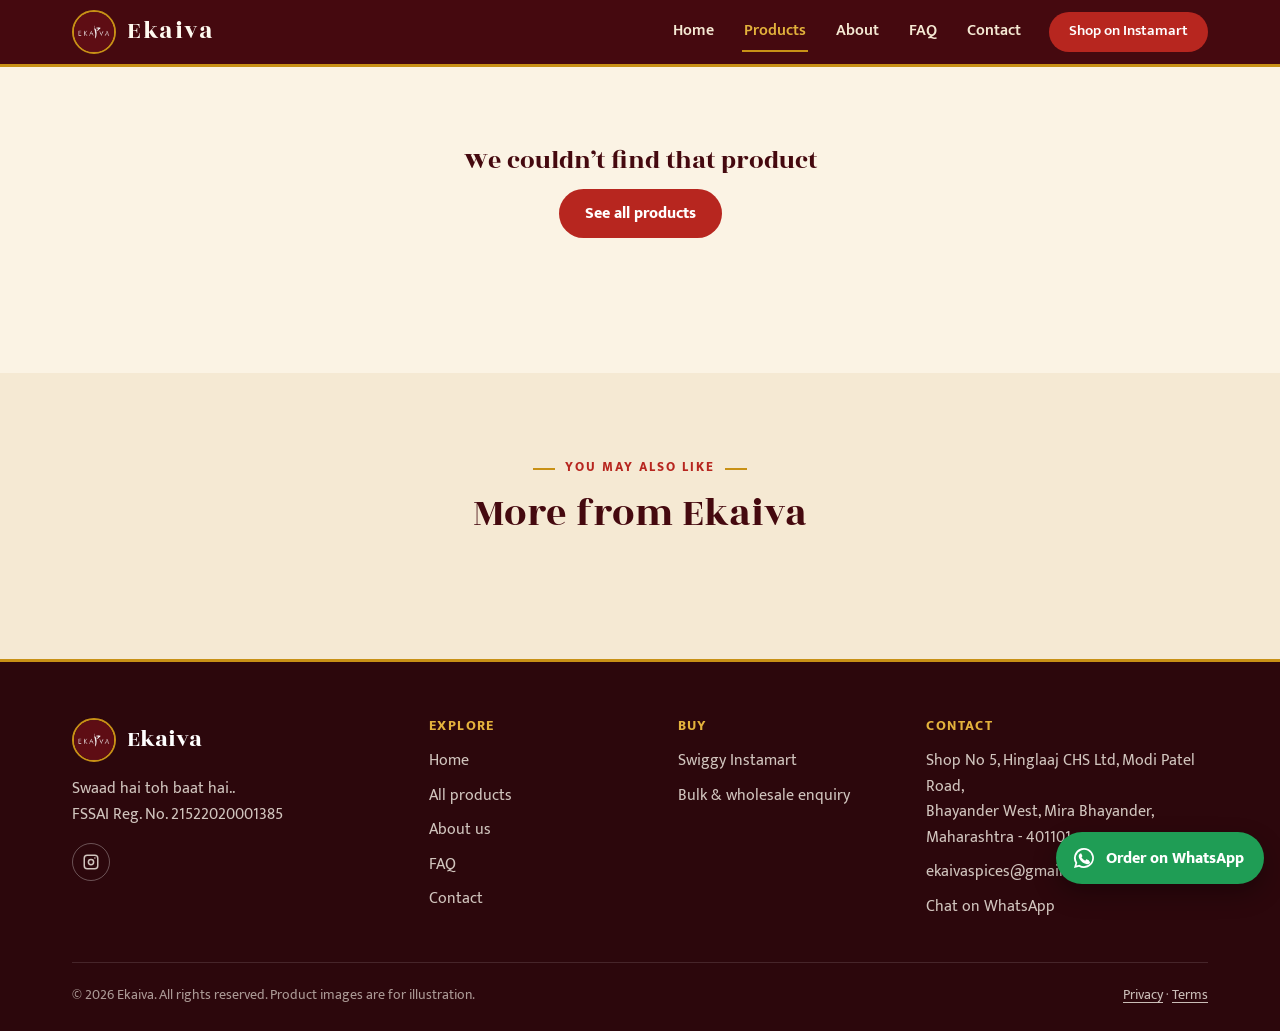
<file: product.html>
<!DOCTYPE html>
<html lang="en">
<head>
<meta charset="utf-8">
<meta name="viewport" content="width=device-width, initial-scale=1">
<title>Product - Ekaiva</title>
<meta name="description" content="Ekaiva masalas and spice powders.">

<meta name="theme-color" content="#45090f">
<link rel="icon" type="image/png" href="images/site/favicon.png">
<link rel="apple-touch-icon" href="images/site/apple-touch-icon.png">
<meta property="og:type" content="website">
<meta property="og:site_name" content="Ekaiva">
<meta property="og:title" content="Product - Ekaiva">
<meta property="og:description" content="Ekaiva masalas and spice powders.">
<meta property="og:image" content="https://ekaivastore.com/images/site/og-image.jpg">

<meta name="twitter:card" content="summary_large_image">
<link rel="stylesheet" href="css/style.css">

</head>
<body data-page="product">
<a class="skip" href="#main">Skip to content</a>
<div id="preloader" aria-hidden="true"><div class="pre-inner"><div class="pre-logo">EKAIVA</div><div class="pre-sub">Swaad hai toh baat hai</div></div></div>
<script>try{if(sessionStorage.getItem("ekPre")==="1"){var p=document.getElementById("preloader");if(p)p.remove();}}catch(e){}</script>
<div id="site-header"></div>
<noscript><p style="padding:14px;background:#f3dfa4;text-align:center">Please turn on JavaScript to see Ekaiva's products. &middot; <a href="products.html">Products</a> &middot; <a href="contact.html">Contact</a></p></noscript>
<main id="main">

<section style="padding-top:40px"><div class="container" id="pd"><p class="empty">Loading&hellip;</p></div></section>
<section class="alt"><div class="container"><div class="head"><span class="eyebrow">You may also like</span><h2>More from Ekaiva</h2></div><div class="grid" id="related"></div></div></section>

</main>
<div id="site-footer"></div>
<script src="js/site-config.js"></script>
<script src="js/products-data.js"></script>
<script src="js/main.js"></script>
</body>
</html>
</file>
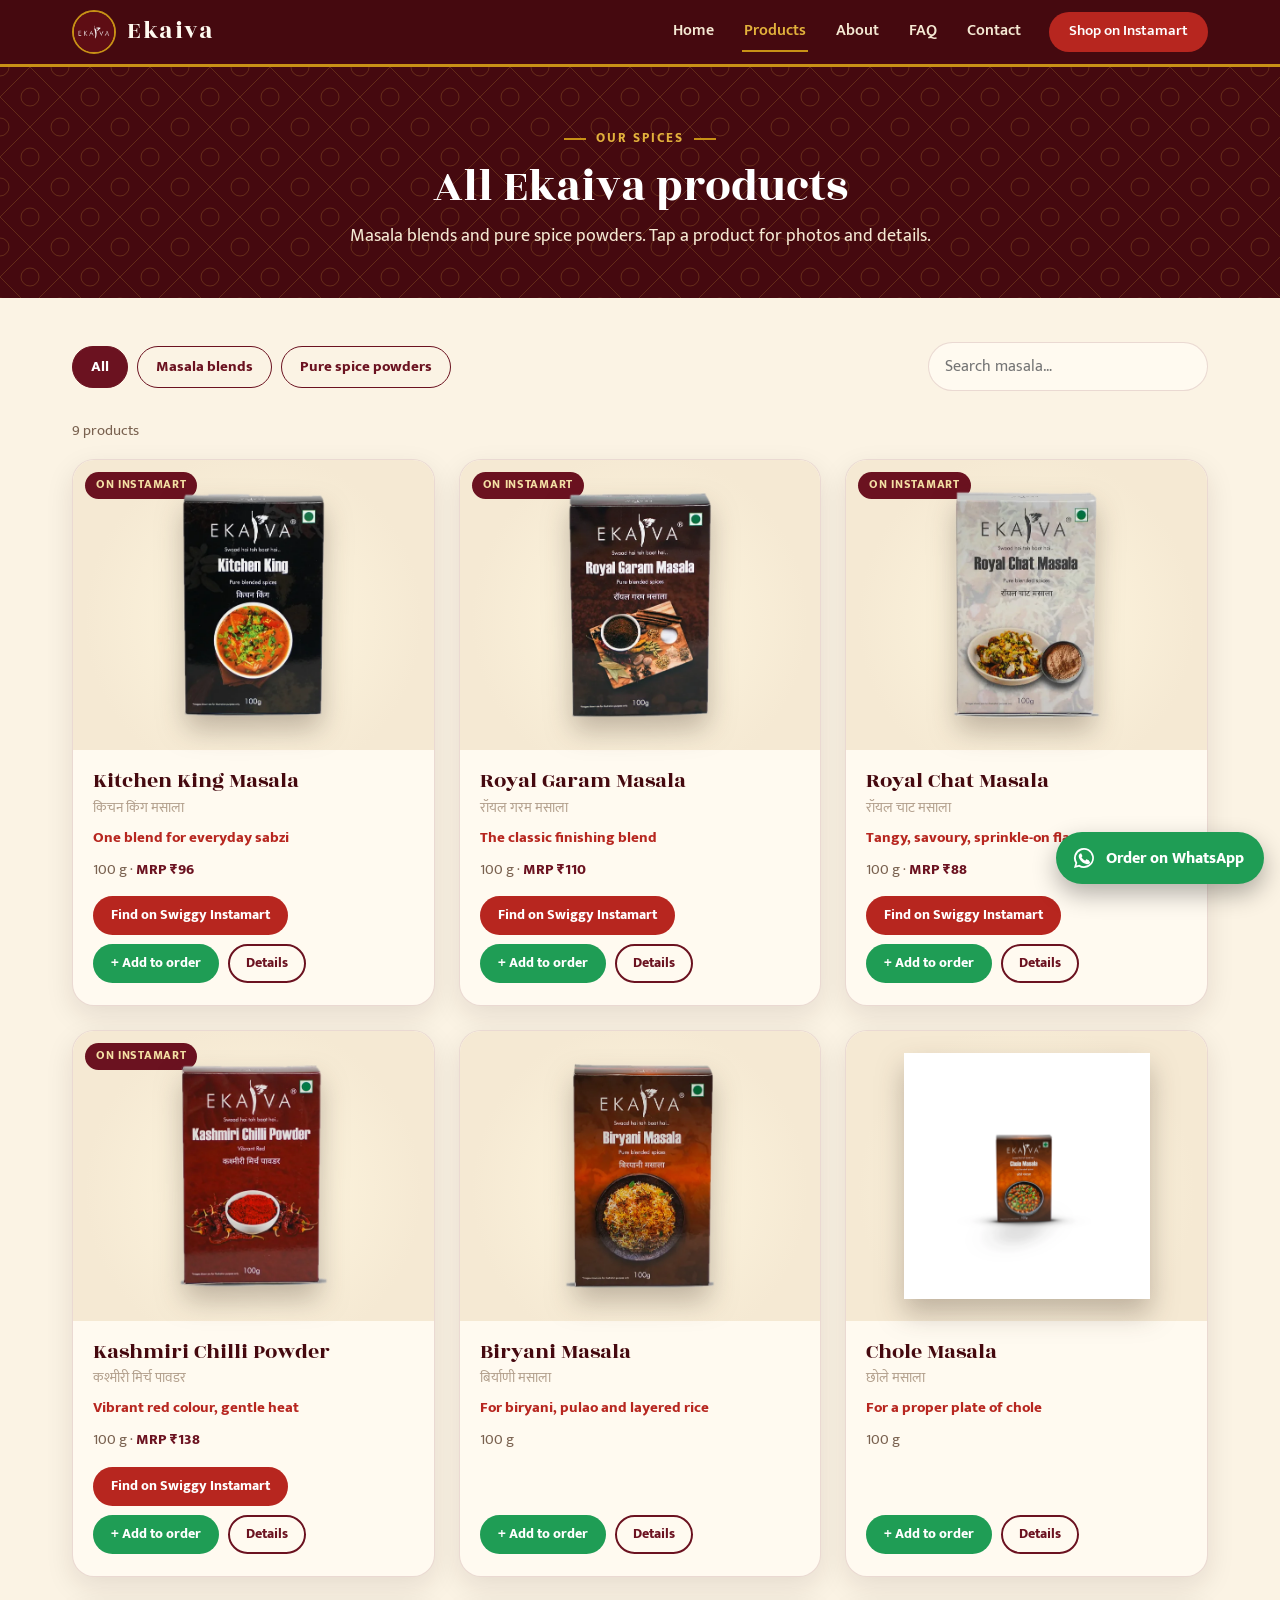
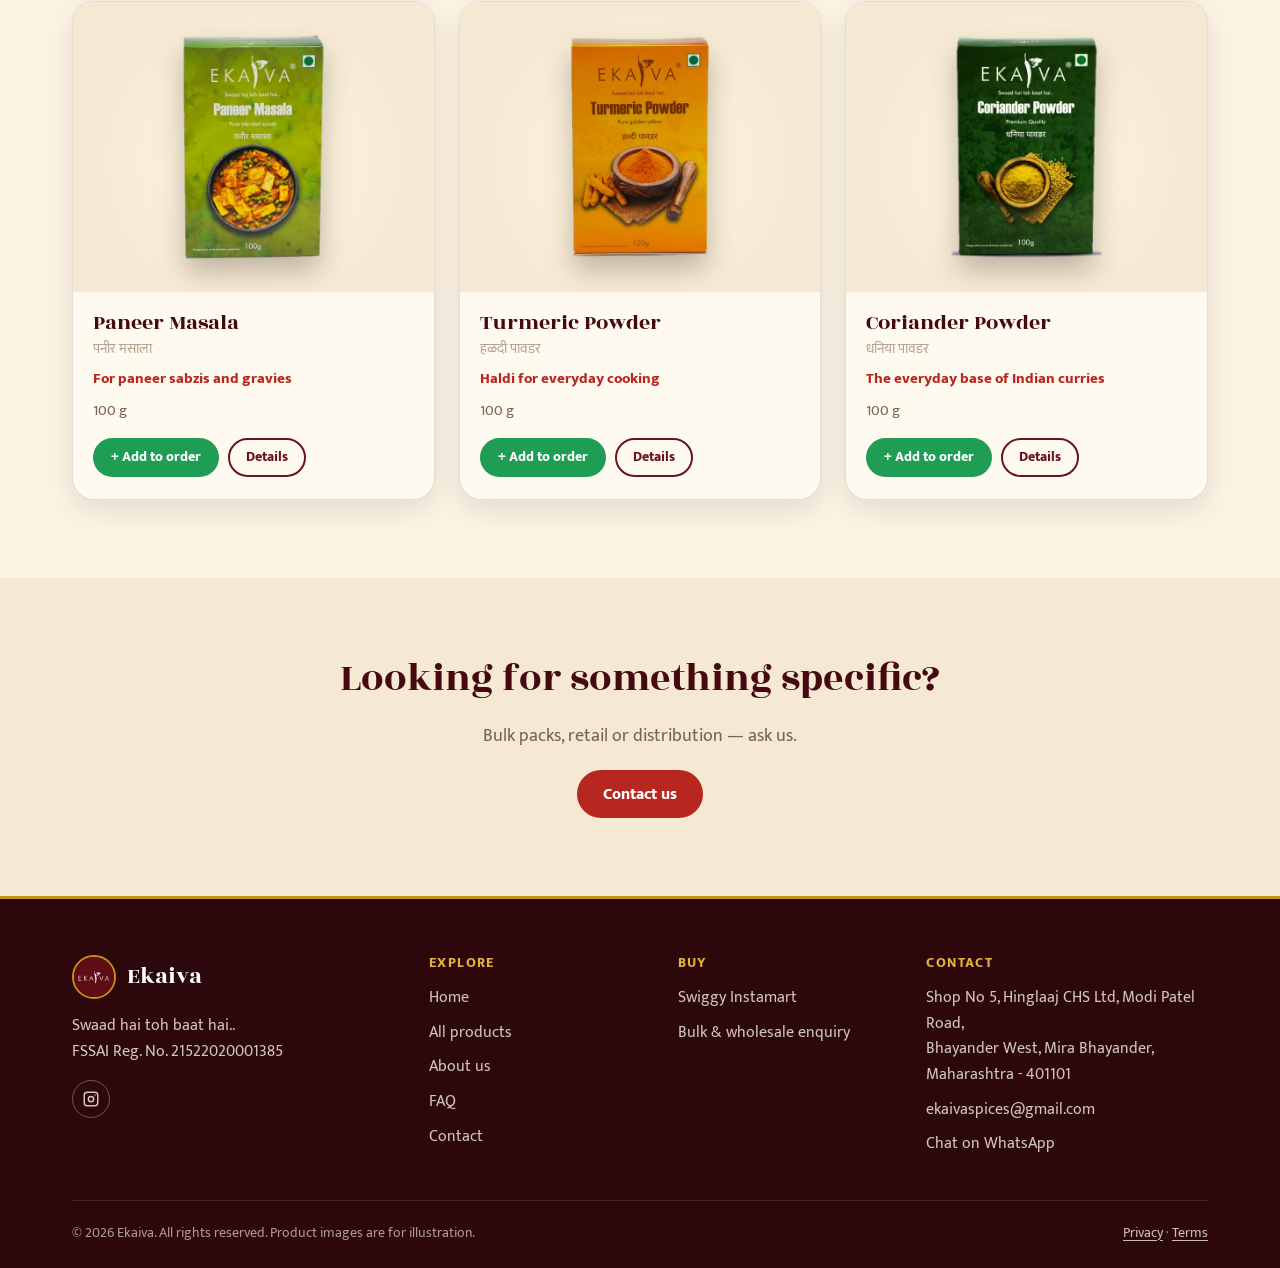
<file: products.html>
<!DOCTYPE html>
<html lang="en">
<head>
<meta charset="utf-8">
<meta name="viewport" content="width=device-width, initial-scale=1">
<title>Products - Ekaiva Masalas &amp; Spice Powders</title>
<meta name="description" content="Browse all Ekaiva products: Kitchen King Masala, Royal Garam Masala, Royal Chat Masala, Kashmiri Chilli Powder, Biryani, Chole and Paneer Masala, Turmeric and Coriander Powder.">

<meta name="theme-color" content="#45090f">
<link rel="icon" type="image/png" href="images/site/favicon.png">
<link rel="apple-touch-icon" href="images/site/apple-touch-icon.png">
<meta property="og:type" content="website">
<meta property="og:site_name" content="Ekaiva">
<meta property="og:title" content="Products - Ekaiva Masalas &amp; Spice Powders">
<meta property="og:description" content="Browse all Ekaiva products: Kitchen King Masala, Royal Garam Masala, Royal Chat Masala, Kashmiri Chilli Powder, Biryani, Chole and Paneer Masala, Turmeric and Coriander Powder.">
<meta property="og:image" content="https://ekaivastore.com/images/site/og-image.jpg">
<link rel="canonical" href="https://ekaivastore.com/products.html">
<meta property="og:url" content="https://ekaivastore.com/products.html">
<meta name="twitter:card" content="summary_large_image">
<link rel="stylesheet" href="css/style.css">

</head>
<body data-page="products">
<a class="skip" href="#main">Skip to content</a>
<div id="preloader" aria-hidden="true"><div class="pre-inner"><div class="pre-logo">EKAIVA</div><div class="pre-sub">Swaad hai toh baat hai</div></div></div>
<script>try{if(sessionStorage.getItem("ekPre")==="1"){var p=document.getElementById("preloader");if(p)p.remove();}}catch(e){}</script>
<div id="site-header"></div>
<noscript><p style="padding:14px;background:#f3dfa4;text-align:center">Please turn on JavaScript to see Ekaiva's products. &middot; <a href="products.html">Products</a> &middot; <a href="contact.html">Contact</a></p></noscript>
<main id="main">

<div class="page-head"><div class="container"><span class="eyebrow" style="color:var(--gold-300)">Our spices</span><h1>All Ekaiva products</h1><p>Masala blends and pure spice powders. Tap a product for photos and details.</p></div></div>
<section style="padding-top:44px">
  <div class="container">
    <div class="filters">
      <div class="pills" role="group" aria-label="Filter products">
        <button type="button" class="pill on" data-cat="all">All</button>
        <button type="button" class="pill" data-cat="blend">Masala blends</button>
        <button type="button" class="pill" data-cat="pure">Pure spice powders</button>
      </div>
      <input class="search" id="q" type="search" placeholder="Search masala&hellip;" aria-label="Search products">
    </div>
    <div class="note-bar hide" id="usebar"><span></span><a href="#" id="clearuse">Clear</a></div>
    <p style="color:var(--ink-500);font-size:15px" id="count" aria-live="polite"></p>
    <div class="grid" id="grid"></div>
  </div>
</section>
<section class="alt"><div class="container center"><div class="head" style="margin-bottom:0"><h2>Looking for something specific?</h2><p>Bulk packs, retail or distribution &mdash; ask us.</p><a class="btn btn-primary" href="contact.html">Contact us</a></div></div></section>

</main>
<div id="site-footer"></div>
<script src="js/site-config.js"></script>
<script src="js/products-data.js"></script>
<script src="js/main.js"></script>
</body>
</html>
</file>
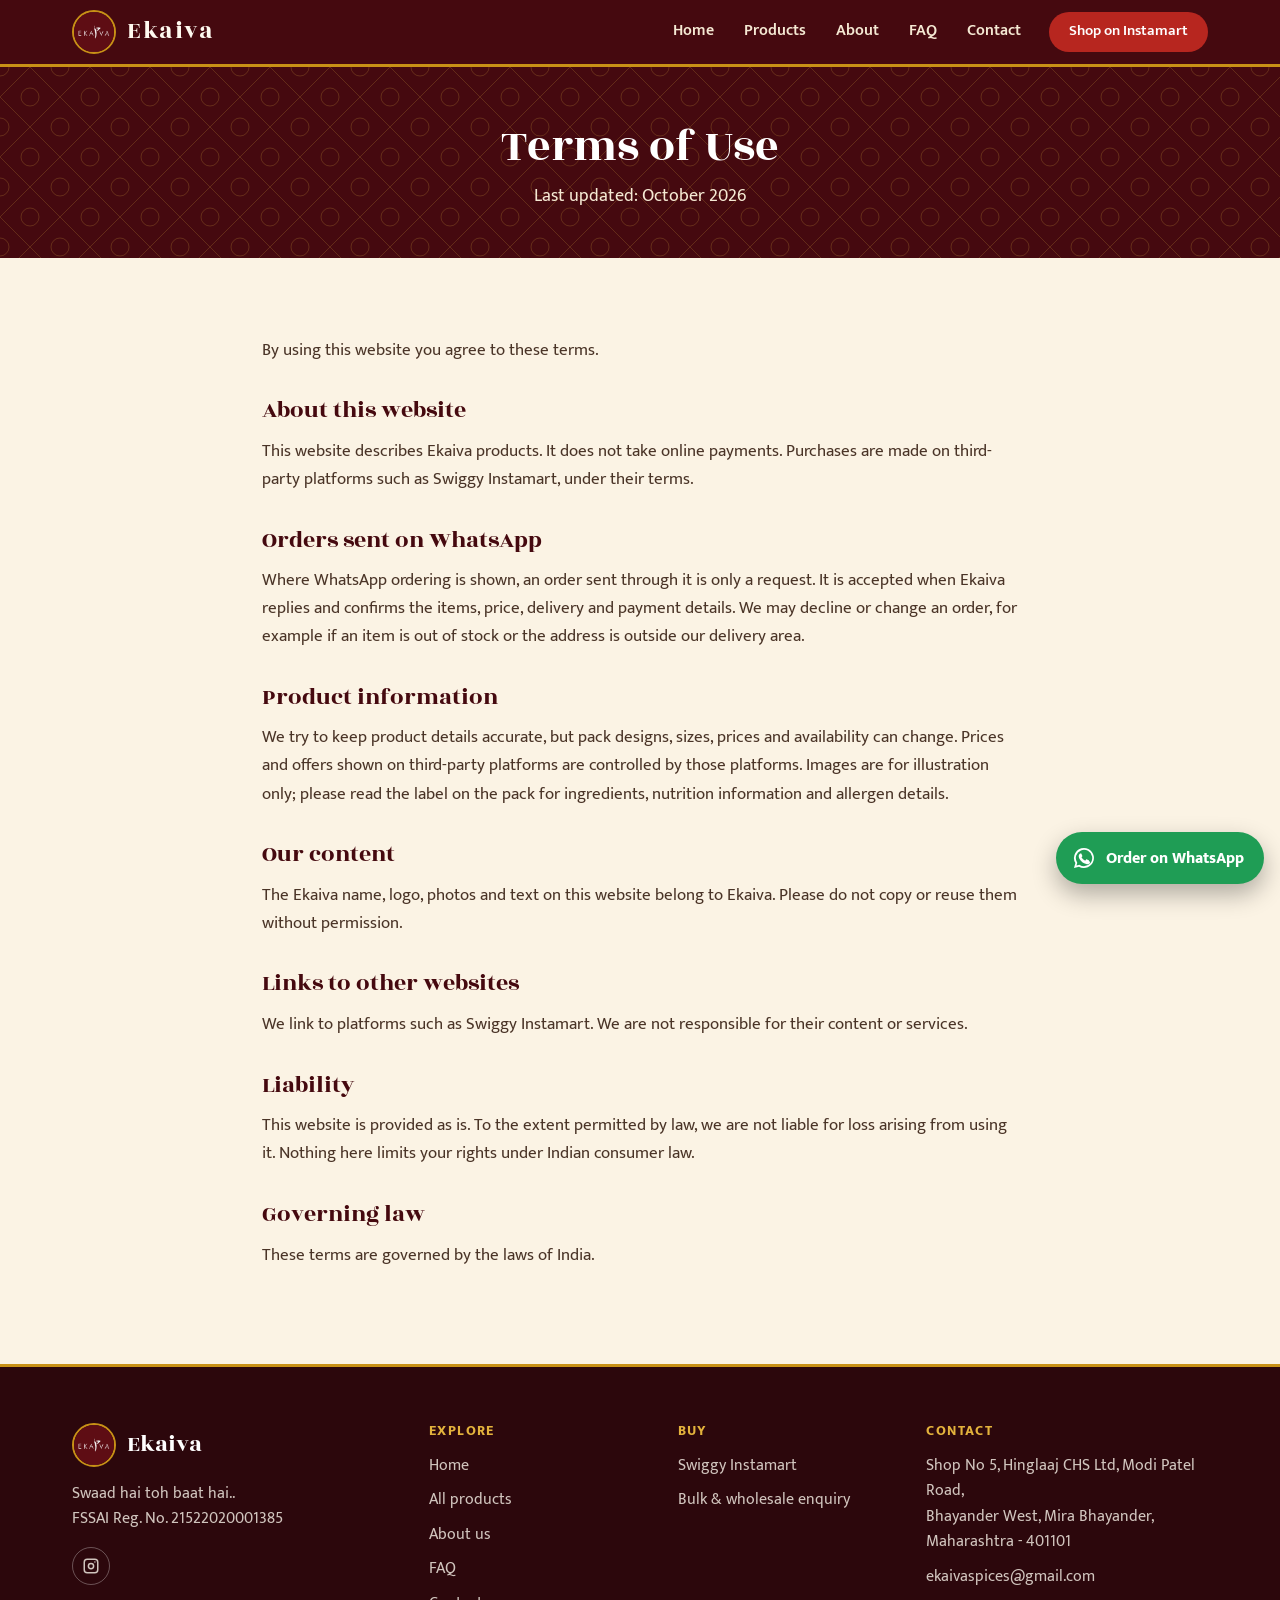
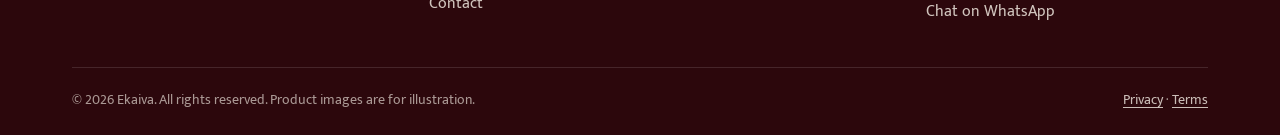
<file: terms.html>
<!DOCTYPE html>
<html lang="en">
<head>
<meta charset="utf-8">
<meta name="viewport" content="width=device-width, initial-scale=1">
<title>Terms of Use - Ekaiva</title>
<meta name="description" content="Terms of use for the Ekaiva website.">

<meta name="theme-color" content="#45090f">
<link rel="icon" type="image/png" href="images/site/favicon.png">
<link rel="apple-touch-icon" href="images/site/apple-touch-icon.png">
<meta property="og:type" content="website">
<meta property="og:site_name" content="Ekaiva">
<meta property="og:title" content="Terms of Use - Ekaiva">
<meta property="og:description" content="Terms of use for the Ekaiva website.">
<meta property="og:image" content="https://ekaivastore.com/images/site/og-image.jpg">
<link rel="canonical" href="https://ekaivastore.com/terms.html">
<meta property="og:url" content="https://ekaivastore.com/terms.html">
<meta name="twitter:card" content="summary_large_image">
<link rel="stylesheet" href="css/style.css">

</head>
<body data-page="terms">
<a class="skip" href="#main">Skip to content</a>
<div id="preloader" aria-hidden="true"><div class="pre-inner"><div class="pre-logo">EKAIVA</div><div class="pre-sub">Swaad hai toh baat hai</div></div></div>
<script>try{if(sessionStorage.getItem("ekPre")==="1"){var p=document.getElementById("preloader");if(p)p.remove();}}catch(e){}</script>
<div id="site-header"></div>
<noscript><p style="padding:14px;background:#f3dfa4;text-align:center">Please turn on JavaScript to see Ekaiva's products. &middot; <a href="products.html">Products</a> &middot; <a href="contact.html">Contact</a></p></noscript>
<main id="main">

<div class="page-head"><div class="container"><h1>Terms of Use</h1><p>Last updated: October 2026</p></div></div>
<section><div class="container legal">
<p>By using this website you agree to these terms.</p>
<h2>About this website</h2>
<p>This website describes Ekaiva products. It does not take online payments. Purchases are made on third-party platforms such as Swiggy Instamart, under their terms.</p>
<h2>Orders sent on WhatsApp</h2>
<p>Where WhatsApp ordering is shown, an order sent through it is only a request. It is accepted when Ekaiva replies and confirms the items, price, delivery and payment details. We may decline or change an order, for example if an item is out of stock or the address is outside our delivery area.</p>
<h2>Product information</h2>
<p>We try to keep product details accurate, but pack designs, sizes, prices and availability can change. Prices and offers shown on third-party platforms are controlled by those platforms. Images are for illustration only; please read the label on the pack for ingredients, nutrition information and allergen details.</p>
<h2>Our content</h2>
<p>The Ekaiva name, logo, photos and text on this website belong to Ekaiva. Please do not copy or reuse them without permission.</p>
<h2>Links to other websites</h2>
<p>We link to platforms such as Swiggy Instamart. We are not responsible for their content or services.</p>
<h2>Liability</h2>
<p>This website is provided as is. To the extent permitted by law, we are not liable for loss arising from using it. Nothing here limits your rights under Indian consumer law.</p>
<h2>Governing law</h2>
<p>These terms are governed by the laws of India.</p>
</div></section>

</main>
<div id="site-footer"></div>
<script src="js/site-config.js"></script>
<script src="js/products-data.js"></script>
<script src="js/main.js"></script>
</body>
</html>
</file>
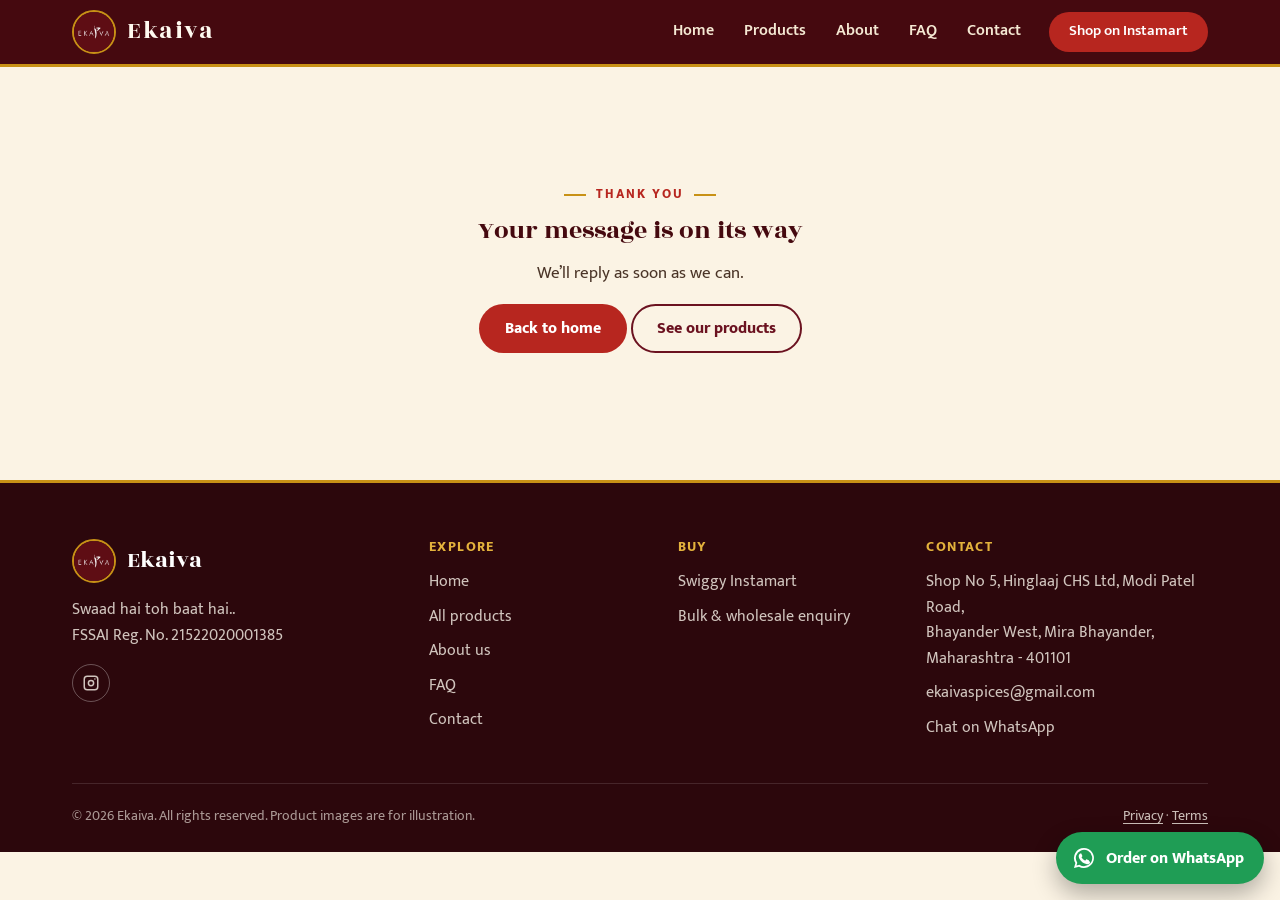
<file: thank-you.html>
<!DOCTYPE html>
<html lang="en">
<head>
<meta charset="utf-8">
<meta name="viewport" content="width=device-width, initial-scale=1">
<title>Thank you - Ekaiva</title>
<meta name="description" content="Thanks for contacting Ekaiva.">
<meta name="robots" content="noindex">
<meta name="theme-color" content="#45090f">
<link rel="icon" type="image/png" href="images/site/favicon.png">
<link rel="apple-touch-icon" href="images/site/apple-touch-icon.png">
<meta property="og:type" content="website">
<meta property="og:site_name" content="Ekaiva">
<meta property="og:title" content="Thank you - Ekaiva">
<meta property="og:description" content="Thanks for contacting Ekaiva.">
<meta property="og:image" content="https://ekaivastore.com/images/site/og-image.jpg">

<meta name="twitter:card" content="summary_large_image">
<link rel="stylesheet" href="css/style.css">

</head>
<body data-page="thanks">
<a class="skip" href="#main">Skip to content</a>
<div id="preloader" aria-hidden="true"><div class="pre-inner"><div class="pre-logo">EKAIVA</div><div class="pre-sub">Swaad hai toh baat hai</div></div></div>
<script>try{if(sessionStorage.getItem("ekPre")==="1"){var p=document.getElementById("preloader");if(p)p.remove();}}catch(e){}</script>
<div id="site-header"></div>
<noscript><p style="padding:14px;background:#f3dfa4;text-align:center">Please turn on JavaScript to see Ekaiva's products. &middot; <a href="products.html">Products</a> &middot; <a href="contact.html">Contact</a></p></noscript>
<main id="main">

<section style="padding:110px 0"><div class="container center" style="max-width:640px"><span class="eyebrow">Thank you</span><h1>Your message is on its way</h1><p>We&rsquo;ll reply as soon as we can.</p><p><a class="btn btn-primary" href="index.html">Back to home</a> <a class="btn btn-ghost" href="products.html">See our products</a></p></div></section>

</main>
<div id="site-footer"></div>
<script src="js/site-config.js"></script>
<script src="js/products-data.js"></script>
<script src="js/main.js"></script>
</body>
</html>
</file>
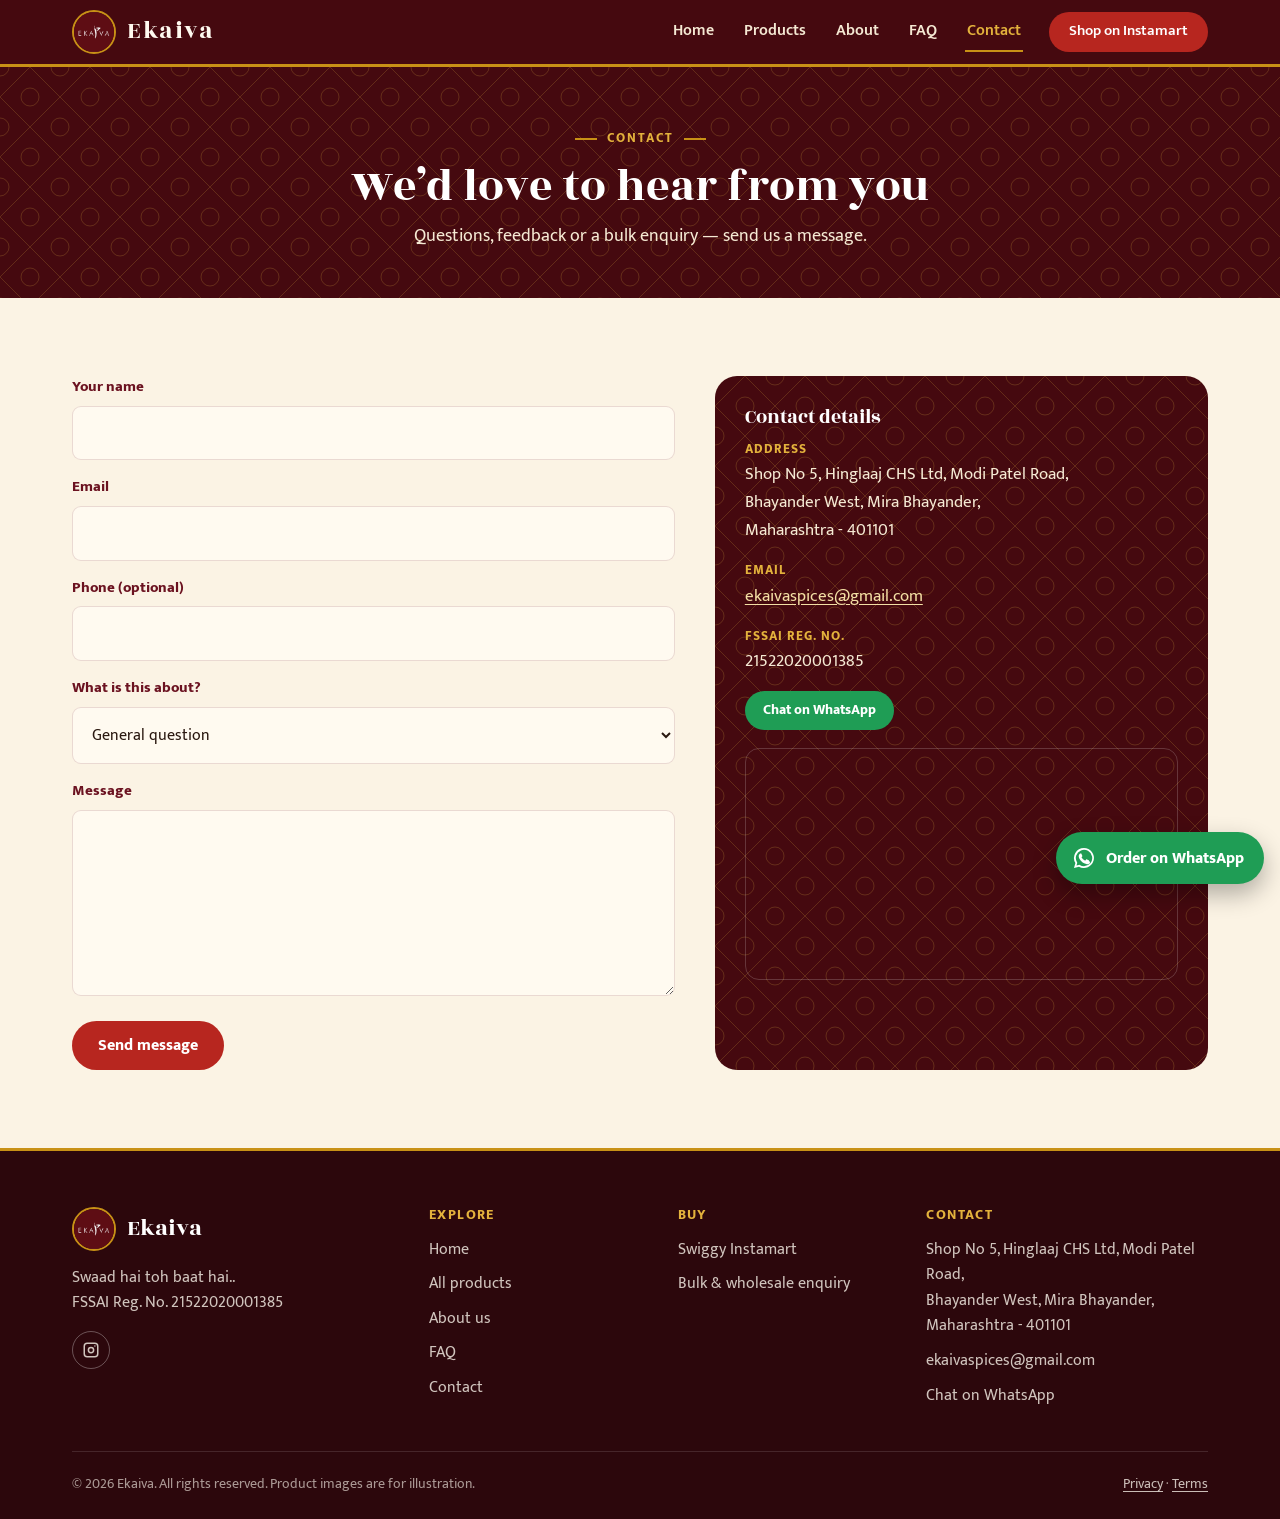
<file: ekaiva-website/contact.html>
<!DOCTYPE html>
<html lang="en">
<head>
<meta charset="utf-8">
<meta name="viewport" content="width=device-width, initial-scale=1">
<title>Contact Ekaiva</title>
<meta name="description" content="Contact Ekaiva for questions, feedback or bulk, retail and distributor enquiries. Bhayander West, Mira Bhayander, Maharashtra.">

<meta name="theme-color" content="#45090f">
<link rel="icon" type="image/png" href="images/site/favicon.png">
<link rel="apple-touch-icon" href="images/site/apple-touch-icon.png">
<meta property="og:type" content="website">
<meta property="og:site_name" content="Ekaiva">
<meta property="og:title" content="Contact Ekaiva">
<meta property="og:description" content="Contact Ekaiva for questions, feedback or bulk, retail and distributor enquiries. Bhayander West, Mira Bhayander, Maharashtra.">
<meta property="og:image" content="https://ekaivastore.com/images/site/og-image.jpg">
<link rel="canonical" href="https://ekaivastore.com/contact.html">
<meta property="og:url" content="https://ekaivastore.com/contact.html">
<meta name="twitter:card" content="summary_large_image">
<link rel="stylesheet" href="css/style.css">

</head>
<body data-page="contact">
<a class="skip" href="#main">Skip to content</a>
<div id="preloader" aria-hidden="true"><div class="pre-inner"><div class="pre-logo">EKAIVA</div><div class="pre-sub">Swaad hai toh baat hai</div></div></div>
<script>try{if(sessionStorage.getItem("ekPre")==="1"){var p=document.getElementById("preloader");if(p)p.remove();}}catch(e){}</script>
<div id="site-header"></div>
<noscript><p style="padding:14px;background:#f3dfa4;text-align:center">Please turn on JavaScript to see Ekaiva's products. &middot; <a href="products.html">Products</a> &middot; <a href="contact.html">Contact</a></p></noscript>
<main id="main">

<div class="page-head"><div class="container"><span class="eyebrow" style="color:var(--gold-300)">Contact</span><h1>We&rsquo;d love to hear from you</h1><p>Questions, feedback or a bulk enquiry &mdash; send us a message.</p></div></div>
<section>
  <div class="container contact-grid">
    <div>
      <div class="alert hide" id="form-off"><b>The message form is not switched on yet.</b> Please reach us using the details on this page.</div>
      <!-- Messages are delivered to the email set in js/site-config.js using the free formsubmit.co service.
           The first message you send yourself will ask you to confirm the email address once. -->
      <form id="contact-form" method="POST" action="#">
        <input type="hidden" name="_subject" value="New message from the Ekaiva website">
        <input type="hidden" name="_template" value="table">
        <input type="hidden" name="_captcha" value="false">
        <input type="hidden" name="_next" id="next" value="">
        <input type="text" name="_honey" style="display:none" tabindex="-1" autocomplete="off">
        <div class="field"><label for="name">Your name</label><input id="name" name="Name" type="text" autocomplete="name" required></div>
        <div class="field"><label for="email">Email</label><input id="email" name="email" type="email" autocomplete="email" required></div>
        <div class="field"><label for="phone">Phone (optional)</label><input id="phone" name="Phone" type="tel" autocomplete="tel"></div>
        <div class="field"><label for="topic">What is this about?</label>
          <select id="topic" name="Topic"><option>General question</option><option>Where to buy / product question</option><option>Bulk, retail or distributor enquiry</option><option>Feedback about a product</option></select></div>
        <div class="field"><label for="message">Message</label><textarea id="message" name="Message" rows="6" required></textarea></div>
        <button class="btn btn-primary" type="submit">Send message</button>
      </form>
    </div>
    <aside class="info">
      <h3>Contact details</h3>
      <div class="row"><b>Address</b><span data-address></span></div>
      <div class="row" data-if="contact.email"><b>Email</b><a data-mail href="#"></a></div>
      <div class="row" data-if="contact.phone"><b>Phone</b><a data-tel href="#"></a></div>
      <div class="row" data-if="contact.hours"><b>Hours</b><span data-cfg="contact.hours"></span></div>
      <div class="row"><b>FSSAI Reg. No.</b><span data-cfg="fssai.number"></span></div>
      <p><a class="btn btn-wa btn-sm" data-wa="Hi Ekaiva!" href="#" style="text-decoration:none;color:#fff">Chat on WhatsApp</a></p>
      <div class="map"><iframe id="mapframe" title="Map to Ekaiva" loading="lazy" referrerpolicy="no-referrer-when-downgrade"></iframe></div>
    </aside>
  </div>
</section>

</main>
<div id="site-footer"></div>
<script src="js/site-config.js"></script>
<script src="js/products-data.js"></script>
<script src="js/main.js"></script>
</body>
</html>
</file>
<file: css/style.css>
/* =========================================================================
   EKAIVA — STYLES
   Change the colours in :root and the whole site follows.
   ========================================================================= */
@font-face { font-family: "Rozha One"; src: url("../fonts/RozhaOne-Regular.woff2") format("woff2"); font-weight: 400; font-display: swap; }
@font-face { font-family: "Mukta"; src: url("../fonts/Mukta-Regular.woff2") format("woff2"); font-weight: 400; font-display: swap; }
@font-face { font-family: "Mukta"; src: url("../fonts/Mukta-SemiBold.woff2") format("woff2"); font-weight: 600; font-display: swap; }
@font-face { font-family: "Mukta"; src: url("../fonts/Mukta-ExtraBold.woff2") format("woff2"); font-weight: 800; font-display: swap; }

:root {
  --maroon-950: #2c070c; --maroon-900: #45090f; --maroon-800: #6b1220; --maroon-700: #8a1b2b; --maroon-600: #a3273a;
  --gold-600: #a8790f; --gold-500: #c89116; --gold-400: #d8a52a; --gold-300: #e3b23c; --gold-100: #f3dfa4;
  --chilli-700: #8f160f; --chilli-600: #b7261f; --chilli-500: #d13a28;
  --leaf: #2f6b3a;
  --cream-50: #fbf3e4; --cream-100: #f5e9d3; --cream-200: #ecdcbc; --cream-white: #fffaf0;
  --ink-900: #2a1810; --ink-700: #4a3427; --ink-500: #7a6250; --ink-300: #b3a08d;
  --line: rgba(107, 18, 32, .14);
  --font-display: "Rozha One", "Tiro Devanagari Hindi", Georgia, serif;
  --font-body: "Mukta", "Noto Sans", system-ui, -apple-system, "Segoe UI", sans-serif;
  --maxw: 1180px; --r-lg: 22px; --r-md: 14px; --r-sm: 9px;
  --shadow-card: 0 10px 28px rgba(42, 24, 16, .10); --shadow-lift: 0 20px 44px rgba(42, 24, 16, .18);
  --jaali: url("data:image/svg+xml,%3Csvg xmlns='http://www.w3.org/2000/svg' width='60' height='60' viewBox='0 0 60 60'%3E%3Cg fill='none' stroke='%23e3b23c' stroke-opacity='.2' stroke-width='1'%3E%3Cpath d='M30 0 L60 30 L30 60 L0 30 Z'/%3E%3Ccircle cx='30' cy='30' r='9'/%3E%3Ccircle cx='0' cy='0' r='9'/%3E%3Ccircle cx='60' cy='0' r='9'/%3E%3Ccircle cx='0' cy='60' r='9'/%3E%3Ccircle cx='60' cy='60' r='9'/%3E%3C/g%3E%3C/svg%3E");
}

* { box-sizing: border-box; }
html { scroll-behavior: smooth; -webkit-text-size-adjust: 100%; }
body { margin: 0; background: var(--cream-50); color: var(--ink-900); font-family: var(--font-body); font-size: 17px; line-height: 1.65; -webkit-font-smoothing: antialiased; }
img { max-width: 100%; display: block; }
a { color: inherit; text-decoration: none; }
ul { margin: 0; padding: 0; list-style: none; }
h1, h2, h3, h4 { font-family: var(--font-display); font-weight: 400; line-height: 1.15; margin: 0 0 .5em; color: var(--maroon-900); }
p { margin: 0 0 1em; color: var(--ink-700); }
button { font-family: inherit; cursor: pointer; }
:focus-visible { outline: 3px solid var(--gold-400); outline-offset: 3px; border-radius: 4px; }
.skip { position: absolute; left: -999px; top: 8px; background: #fff; color: var(--maroon-900); padding: 10px 16px; z-index: 10000; border-radius: 8px; }
.skip:focus { left: 8px; }
.container { max-width: var(--maxw); margin: 0 auto; padding: 0 22px; }
section { padding: 78px 0; }
.alt { background: var(--cream-100); }
.dark { background: var(--maroon-900) var(--jaali); color: var(--cream-white); }
.dark h2, .dark h3 { color: var(--cream-white); }
.dark p { color: var(--cream-100); }
.center { text-align: center; }
.hide { display: none !important; }

/* ---------- ornament + headings ---------- */
.eyebrow { display: inline-flex; align-items: center; gap: 10px; font-weight: 800; font-size: 12.5px; letter-spacing: .16em; text-transform: uppercase; color: var(--chilli-600); margin-bottom: 12px; }
.eyebrow::before, .eyebrow::after { content: ""; width: 22px; height: 2px; background: var(--gold-500); }
.dark .eyebrow { color: var(--gold-300); }
.head { max-width: 680px; margin: 0 auto 44px; text-align: center; }
.head h2 { font-size: clamp(28px, 4vw, 40px); }
.head p { color: var(--ink-500); font-size: 18px; }
.dark .head p { color: var(--cream-100); }
.orn { display: flex; align-items: center; justify-content: center; gap: 12px; margin: 14px auto 0; color: var(--gold-500); }
.orn::before, .orn::after { content: ""; height: 1px; width: 72px; background: linear-gradient(90deg, transparent, var(--gold-500)); }
.orn::after { transform: scaleX(-1); }
.orn svg { width: 22px; height: 22px; }

/* ---------- buttons ---------- */
.btn { display: inline-flex; align-items: center; justify-content: center; gap: 8px; padding: 13px 24px; border-radius: 999px; font-weight: 800; font-size: 15.5px; border: 2px solid transparent; transition: transform .2s, background .2s, color .2s, border-color .2s; text-align: center; line-height: 1.2; }
.btn:hover { transform: translateY(-2px); }
.btn-primary { background: var(--chilli-600); color: #fff; }
.btn-primary:hover { background: var(--chilli-700); }
.btn-gold { background: var(--gold-400); color: var(--maroon-950); }
.btn-gold:hover { background: var(--gold-300); }
.btn-outline { border-color: var(--gold-300); color: var(--cream-white); }
.btn-outline:hover { background: var(--gold-300); color: var(--maroon-950); }
.btn-ghost { border-color: var(--maroon-800); color: var(--maroon-800); }
.btn-ghost:hover { background: var(--maroon-800); color: #fff; }
.btn-wa { background: #1f9d55; color: #fff; }
.btn-wa:hover { background: #17803f; }
.btn-sm { padding: 9px 16px; font-size: 14px; }
.btn-row { display: flex; gap: 12px; flex-wrap: wrap; }

/* ---------- header ---------- */
.site-header { position: sticky; top: 0; z-index: 900; background: var(--maroon-900); border-bottom: 3px solid var(--gold-500); }
.nav { max-width: var(--maxw); margin: 0 auto; padding: 10px 22px; display: flex; align-items: center; justify-content: space-between; gap: 18px; }
.brand { display: flex; align-items: center; gap: 11px; }
.brand img { width: 44px; height: 44px; border-radius: 50%; border: 2px solid var(--gold-500); }
.brand span { font-family: var(--font-display); font-size: 25px; color: var(--cream-white); letter-spacing: 1.5px; }
.nav-links { display: flex; align-items: center; gap: 26px; }
.nav-links a { color: var(--cream-100); font-weight: 600; font-size: 16px; padding: 6px 2px; border-bottom: 2px solid transparent; transition: color .2s, border-color .2s; }
.nav-links a:hover, .nav-links a[aria-current="page"] { color: var(--gold-300); border-color: var(--gold-500); }
.nav-links .btn { color: #fff; border-bottom: 2px solid transparent; padding: 9px 18px; font-size: 14.5px; }
.nav-toggle { display: none; background: none; border: 1px solid rgba(255,255,255,.3); color: var(--cream-white); border-radius: 8px; width: 44px; height: 44px; font-size: 22px; }
@media (max-width: 900px) {
  .nav-toggle { display: block; }
  .nav-links { position: absolute; top: 100%; left: 0; right: 0; background: var(--maroon-900); flex-direction: column; align-items: stretch; gap: 0; padding: 8px 22px 20px; display: none; border-bottom: 3px solid var(--gold-500); }
  .nav-links.open { display: flex; }
  .nav-links a { padding: 13px 2px; border-bottom: 1px solid rgba(255,255,255,.1); }
  .nav-links .btn { margin-top: 12px; }
}

/* ---------- preloader ---------- */
#preloader { position: fixed; inset: 0; z-index: 99999; background: radial-gradient(120% 120% at 50% 30%, var(--maroon-800), var(--maroon-950) 72%); display: flex; align-items: center; justify-content: center; overflow: hidden; transition: opacity .5s ease, visibility .5s ease; animation: preAuto .01s linear 5s forwards; }
#preloader.done { opacity: 0; visibility: hidden; pointer-events: none; }
@keyframes preAuto { to { opacity: 0; visibility: hidden; pointer-events: none; } }
.pre-inner { position: relative; z-index: 3; text-align: center; padding: 0 20px; }
.pre-logo { font-family: var(--font-display); font-size: clamp(42px, 9vw, 72px); color: var(--cream-white); letter-spacing: 8px; opacity: 0; transform: scale(.7); animation: preIn .9s cubic-bezier(.2, .8, .25, 1) .35s forwards; }
.pre-sub { color: var(--gold-300); font-size: 13px; letter-spacing: .28em; text-transform: uppercase; opacity: 0; animation: preFade .7s ease 1s forwards; }
@keyframes preIn { to { opacity: 1; transform: scale(1); } }
@keyframes preFade { to { opacity: 1; } }
.burst { position: absolute; top: 50%; left: 50%; width: var(--s, 10px); height: var(--s, 10px); background: var(--c, var(--gold-500)); border-radius: 50%; opacity: 0; animation: burst 1.3s cubic-bezier(.15, .7, .3, 1) forwards; animation-delay: var(--d, 0s); }
.burst.flake { border-radius: 60% 40% 70% 30%; }
@keyframes burst { 0% { opacity: 0; transform: translate(-50%, -50%) scale(.3) rotate(0); } 15% { opacity: 1; } 100% { opacity: 0; transform: translate(calc(-50% + var(--tx)), calc(-50% + var(--ty))) scale(1) rotate(var(--rot, 200deg)); } }
.pre-roll { position: absolute; top: 50%; left: -200px; width: 120px; transform: translateY(-50%); animation: preRoll 1.8s cubic-bezier(.32, .1, .2, 1) .1s forwards; filter: drop-shadow(0 14px 16px rgba(0,0,0,.4)); }
@keyframes preRoll { 0% { left: -200px; transform: translateY(-50%) rotate(0); } 100% { left: 108%; transform: translateY(-50%) rotate(600deg); } }

/* ---------- hero ---------- */
.hero { position: relative; overflow: hidden; background: linear-gradient(180deg, var(--maroon-900), var(--maroon-800) 70%, var(--maroon-700)); padding: 64px 0 84px; color: var(--cream-white); }
.hero::before { content: ""; position: absolute; inset: 0; background: var(--jaali); opacity: .9; pointer-events: none; }
.hero video.bg { position: absolute; inset: 0; width: 100%; height: 100%; object-fit: cover; opacity: .22; }
.hero .container { position: relative; display: grid; grid-template-columns: 1.05fr .95fr; gap: 36px; align-items: center; }
.hero-tag { font-family: var(--font-display); font-size: 21px; color: var(--gold-300); margin-bottom: 8px; }
.hero h1 { color: var(--cream-white); font-size: clamp(36px, 5.2vw, 60px); margin-bottom: 18px; }
.hero h1 em { font-style: normal; color: var(--gold-300); }
.hero .lead { color: var(--cream-100); font-size: 19px; max-width: 520px; margin-bottom: 28px; }
.hero-note { margin-top: 18px; font-size: 14.5px; color: var(--gold-100); }
.stage { position: relative; display: flex; justify-content: center; align-items: center; min-height: 440px; }
.stage .glow { position: absolute; width: min(430px, 90%); aspect-ratio: 1; border-radius: 50%; background: radial-gradient(circle, rgba(243, 223, 164, .95) 0%, rgba(227, 178, 60, .55) 38%, rgba(227, 178, 60, 0) 70%); filter: blur(2px); }
.stage .ring { position: absolute; width: min(470px, 96%); aspect-ratio: 1; color: var(--gold-300); opacity: .75; animation: spin 60s linear infinite; }
@keyframes spin { to { transform: rotate(360deg); } }
.stage .slides { position: relative; width: min(250px, 58%); aspect-ratio: 2 / 3; }
.stage .slide { position: absolute; inset: 0; display: flex; align-items: flex-end; justify-content: center; opacity: 0; transform: translateY(18px) scale(.96); transition: opacity .7s ease, transform .7s ease; pointer-events: none; }
.stage .slide.on { opacity: 1; transform: none; animation: floatY 5s ease-in-out infinite; pointer-events: auto; }
.stage .slide img { max-height: 100%; width: auto; filter: drop-shadow(0 26px 30px rgba(0, 0, 0, .45)); }
@keyframes floatY { 0%, 100% { transform: translateY(0) rotate(-1.2deg); } 50% { transform: translateY(-12px) rotate(1.2deg); } }
.dots { position: absolute; bottom: 4px; display: flex; gap: 8px; }
.dots button { width: 10px; height: 10px; border-radius: 50%; border: 0; background: rgba(255,255,255,.35); padding: 0; }
.dots button.on { background: var(--gold-300); width: 26px; border-radius: 6px; }
.dust { position: absolute; border-radius: 50%; pointer-events: none; opacity: .0; animation: drift var(--t, 12s) linear var(--dl, 0s) infinite; }
@keyframes drift { 0% { transform: translate(0, 40px); opacity: 0; } 15% { opacity: .75; } 100% { transform: translate(var(--dx, 30px), -420px); opacity: 0; } }
@media (max-width: 900px) { .hero .container { grid-template-columns: 1fr; } .stage { order: -1; min-height: 360px; } .hero { padding: 36px 0 64px; } }

/* ---------- ticker + trust ---------- */
.ticker-wrap { background: var(--gold-500); overflow: hidden; white-space: nowrap; border-bottom: 1px solid var(--gold-600); }
.ticker { display: inline-flex; animation: tick 34s linear infinite; }
.ticker span { padding: 9px 28px; font-weight: 800; font-size: 13.5px; letter-spacing: .05em; color: var(--maroon-950); }
.ticker span::after { content: "\2726"; margin-left: 28px; color: var(--maroon-700); }
@keyframes tick { to { transform: translateX(-50%); } }
.trust { background: var(--cream-100); border-bottom: 1px solid var(--line); }
.trust .container { display: grid; grid-template-columns: repeat(4, 1fr); gap: 18px; padding-top: 20px; padding-bottom: 20px; }
.trust-item { display: flex; align-items: center; gap: 11px; font-weight: 800; font-size: 14.5px; color: var(--maroon-800); line-height: 1.3; }
.trust-item svg { flex: 0 0 28px; width: 28px; height: 28px; color: var(--gold-600); }
@media (max-width: 900px) { .trust .container { grid-template-columns: 1fr 1fr; } }
@media (max-width: 520px) { .trust .container { grid-template-columns: 1fr; } }

/* ---------- product cards ---------- */
.grid { display: grid; grid-template-columns: repeat(3, 1fr); gap: 24px; }
.grid.four { grid-template-columns: repeat(4, 1fr); }
@media (max-width: 1060px) { .grid.four { grid-template-columns: repeat(2, 1fr); } }
@media (max-width: 960px) { .grid { grid-template-columns: repeat(2, 1fr); } }
@media (max-width: 600px) { .grid, .grid.four { grid-template-columns: 1fr; } }
.card { background: var(--cream-white); border: 1px solid var(--line); border-radius: var(--r-lg); box-shadow: var(--shadow-card); overflow: hidden; display: flex; flex-direction: column; transition: transform .3s, box-shadow .3s; }
.card:hover { transform: translateY(-6px); box-shadow: var(--shadow-lift); }
.card .pic { position: relative; display: flex; align-items: center; justify-content: center; height: 290px; padding: 22px; background: radial-gradient(circle at 50% 55%, #fff7e0 0%, var(--cream-100) 70%); }
.card .pic img { max-height: 100%; width: auto; transition: transform .45s; filter: drop-shadow(0 14px 14px rgba(42, 24, 16, .28)); }
.card:hover .pic img { transform: scale(1.06) rotate(-1.5deg); }
.chip { position: absolute; top: 12px; left: 12px; background: var(--maroon-800); color: var(--gold-100); font-size: 11.5px; font-weight: 800; letter-spacing: .06em; text-transform: uppercase; padding: 4px 11px; border-radius: 999px; }
.card .body { padding: 18px 20px 22px; display: flex; flex-direction: column; flex: 1; }
.card h3 { font-size: 22px; margin-bottom: 2px; }
.card .hi { color: var(--ink-300); font-size: 14px; margin-bottom: 8px; }
.card .tag { color: var(--chilli-600); font-weight: 800; font-size: 14.5px; margin-bottom: 8px; }
.card .meta { color: var(--ink-500); font-size: 14.5px; margin-bottom: 14px; flex: 1; }
.card .acts { display: flex; flex-wrap: wrap; gap: 9px; }
.price { font-weight: 800; color: var(--maroon-800); }

/* ---------- use tiles / steps / ideas ---------- */
.tiles { display: grid; grid-template-columns: repeat(4, 1fr); gap: 18px; }
@media (max-width: 960px) { .tiles { grid-template-columns: repeat(2, 1fr); } }
.tile { background: var(--cream-white); border: 1px solid var(--line); border-radius: var(--r-lg); padding: 26px 20px; text-align: center; transition: transform .25s, box-shadow .25s, border-color .25s; position: relative; overflow: hidden; }
.tile:hover { transform: translateY(-5px); box-shadow: var(--shadow-card); border-color: var(--gold-500); }
.tile .hi { font-family: var(--font-display); font-size: 26px; color: var(--gold-600); display: block; margin-bottom: 4px; }
.tile h3 { font-size: 20px; margin-bottom: 4px; }
.tile p { margin: 0; font-size: 15px; color: var(--ink-500); }
.steps { display: grid; grid-template-columns: repeat(3, 1fr); gap: 22px; counter-reset: s; }
@media (max-width: 800px) { .steps { grid-template-columns: 1fr; } }
.step { background: rgba(255,255,255,.07); border: 1px solid rgba(227, 178, 60, .35); border-radius: var(--r-lg); padding: 26px 22px; position: relative; }
.step::before { counter-increment: s; content: counter(s); font-family: var(--font-display); font-size: 40px; color: var(--gold-300); display: block; line-height: 1; margin-bottom: 8px; }
.step h3 { font-size: 21px; }
.step p { margin: 0; }
.ideas { display: grid; grid-template-columns: repeat(3, 1fr); gap: 20px; }
@media (max-width: 900px) { .ideas { grid-template-columns: 1fr; } }
.idea { background: var(--cream-white); border-left: 5px solid var(--gold-500); border-radius: var(--r-md); padding: 20px 22px; box-shadow: var(--shadow-card); }
.idea h3 { font-size: 20px; margin-bottom: 6px; }
.idea p { margin: 0; font-size: 15.5px; }
.idea a { color: var(--chilli-600); font-weight: 800; }

/* ---------- page header, filters ---------- */
.page-head { background: var(--maroon-900) var(--jaali); padding: 54px 0 46px; text-align: center; color: #fff; }
.page-head h1 { color: #fff; font-size: clamp(30px, 4.6vw, 46px); margin-bottom: 8px; }
.page-head p { color: var(--cream-100); max-width: 620px; margin: 0 auto; font-size: 18px; }
.filters { display: flex; flex-wrap: wrap; gap: 10px; align-items: center; justify-content: space-between; margin-bottom: 28px; }
.pills { display: flex; flex-wrap: wrap; gap: 9px; }
.pill { border: 1.5px solid var(--maroon-800); background: transparent; color: var(--maroon-800); font-weight: 800; font-size: 14.5px; padding: 8px 18px; border-radius: 999px; }
.pill.on, .pill:hover { background: var(--maroon-800); color: #fff; }
.search { flex: 0 1 280px; width: 100%; padding: 11px 16px; border: 1.5px solid var(--line); border-radius: 999px; background: var(--cream-white); font: inherit; font-size: 15.5px; }
.note-bar { background: var(--gold-100); border: 1px solid var(--gold-300); border-radius: var(--r-md); padding: 10px 16px; margin-bottom: 20px; font-size: 15px; display: flex; justify-content: space-between; gap: 10px; flex-wrap: wrap; }
.note-bar a { font-weight: 800; color: var(--chilli-700); }
.empty { text-align: center; padding: 40px 0; color: var(--ink-500); }

/* ---------- product page ---------- */
.crumbs { font-size: 14.5px; color: var(--ink-500); margin-bottom: 22px; }
.crumbs a { color: var(--maroon-700); font-weight: 600; }
.pd { display: grid; grid-template-columns: 1fr 1fr; gap: 48px; align-items: start; }
@media (max-width: 860px) { .pd { grid-template-columns: 1fr; gap: 28px; } }
.gal-main { background: radial-gradient(circle at 50% 55%, #fff7e0, var(--cream-100) 72%); border: 1px solid var(--line); border-radius: var(--r-lg); height: min(560px, 120vw); display: flex; align-items: center; justify-content: center; padding: 22px; cursor: zoom-in; }
.gal-main img { max-height: 100%; width: auto; max-width: 100%; object-fit: contain; filter: drop-shadow(0 18px 18px rgba(42, 24, 16, .25)); }
.gal-main img.photo { filter: none; border-radius: 10px; }
.thumbs { display: flex; gap: 10px; margin-top: 12px; flex-wrap: wrap; }
.thumbs button { width: 70px; height: 70px; border: 2px solid transparent; border-radius: 12px; background: var(--cream-white); padding: 4px; opacity: .7; }
.thumbs button.on { border-color: var(--gold-500); opacity: 1; }
.thumbs img { width: 100%; height: 100%; object-fit: contain; }
.pd h1 { font-size: clamp(30px, 4.4vw, 44px); margin-bottom: 4px; }
.pd .hi { font-size: 20px; color: var(--gold-600); font-family: var(--font-display); margin-bottom: 14px; }
.pd .tag { color: var(--chilli-600); font-weight: 800; font-size: 18px; margin-bottom: 12px; }
.facts { display: flex; flex-wrap: wrap; gap: 10px; margin: 18px 0; }
.fact { background: var(--cream-100); border: 1px solid var(--line); border-radius: 12px; padding: 8px 14px; font-size: 14.5px; }
.fact b { display: block; color: var(--maroon-800); font-size: 17px; }
.pd ul.list { margin: 6px 0 20px; }
.pd ul.list li { padding-left: 26px; position: relative; margin-bottom: 6px; }
.pd ul.list li::before { content: "\2726"; position: absolute; left: 0; color: var(--gold-500); }
.fine { font-size: 13.5px; color: var(--ink-500); margin-top: 14px; }
.lightbox { position: fixed; inset: 0; z-index: 9990; background: rgba(20, 8, 6, .9); display: none; align-items: center; justify-content: center; padding: 20px; }
.lightbox.open { display: flex; }
.lightbox img { max-height: 90vh; max-width: 94vw; border-radius: 10px; background: #fff; }
.lightbox button { position: absolute; top: 14px; right: 18px; font-size: 34px; color: #fff; background: none; border: 0; }

/* ---------- about / faq / form ---------- */
.two { display: grid; grid-template-columns: 1fr 1fr; gap: 48px; align-items: center; }
@media (max-width: 860px) { .two { grid-template-columns: 1fr; gap: 28px; } }
.frame { background: var(--maroon-800) var(--jaali); border-radius: var(--r-lg); padding: 30px; display: flex; justify-content: center; box-shadow: var(--shadow-card); }
.frame img { max-height: 420px; width: auto; filter: drop-shadow(0 20px 20px rgba(0,0,0,.4)); }
.values { display: grid; grid-template-columns: repeat(3, 1fr); gap: 20px; }
@media (max-width: 860px) { .values { grid-template-columns: 1fr; } }
.value { background: var(--cream-white); border: 1px solid var(--line); border-radius: var(--r-lg); padding: 26px 22px; text-align: center; }
.value svg { width: 38px; height: 38px; color: var(--gold-600); margin: 0 auto 10px; }
.value h3 { font-size: 21px; }
.value p { margin: 0; font-size: 15.5px; }
.cert { display: flex; gap: 16px; align-items: center; background: var(--maroon-900); color: var(--cream-white); border-radius: var(--r-md); padding: 20px 24px; max-width: 640px; margin: 0 auto; }
.cert svg { flex: 0 0 40px; width: 40px; height: 40px; color: var(--gold-300); }
.cert b { font-family: var(--font-display); font-weight: 400; color: var(--gold-300); font-size: 19px; display: block; }
.cert span { font-size: 14.5px; color: var(--cream-100); }
details.faq { background: var(--cream-white); border: 1px solid var(--line); border-radius: var(--r-md); margin-bottom: 12px; overflow: hidden; }
details.faq summary { cursor: pointer; padding: 17px 22px; font-weight: 800; color: var(--maroon-900); list-style: none; display: flex; justify-content: space-between; gap: 12px; }
details.faq summary::-webkit-details-marker { display: none; }
details.faq summary::after { content: "+"; font-size: 24px; line-height: 1; color: var(--gold-600); }
details.faq[open] summary::after { content: "\2212"; }
details.faq .ans { padding: 0 22px 18px; }
.contact-grid { display: grid; grid-template-columns: 1.1fr .9fr; gap: 40px; }
@media (max-width: 860px) { .contact-grid { grid-template-columns: 1fr; } }
.field { margin-bottom: 16px; }
.field label { display: block; font-weight: 800; font-size: 14.5px; margin-bottom: 6px; color: var(--maroon-800); }
.field input, .field textarea, .field select { width: 100%; padding: 13px 15px; border: 1.5px solid var(--line); border-radius: var(--r-sm); background: var(--cream-white); font: inherit; font-size: 16px; color: var(--ink-900); }
.field input:focus, .field textarea:focus, .field select:focus { outline: none; border-color: var(--gold-500); box-shadow: 0 0 0 3px rgba(200, 145, 22, .2); }
.verify-row { display: flex; gap: 8px; align-items: stretch; }
.verify-row input { flex: 1; }
.verify-row .btn-sm { flex: none; white-space: nowrap; }
.verify-status { display: block; margin-top: 6px; font-size: 13.5px; color: var(--maroon-800); }
#send-btn[disabled] { opacity: .55; cursor: not-allowed; }
.info { background: var(--maroon-900) var(--jaali); color: var(--cream-100); border-radius: var(--r-lg); padding: 30px; }
.info h3 { color: #fff; }
.info .row { margin-bottom: 16px; }
.info .row b { display: block; color: var(--gold-300); font-size: 13px; letter-spacing: .08em; text-transform: uppercase; }
.info a { color: var(--gold-100); text-decoration: underline; text-underline-offset: 3px; }
.map { margin-top: 18px; border-radius: var(--r-md); overflow: hidden; border: 1px solid rgba(255,255,255,.18); }
.map iframe { width: 100%; height: 230px; border: 0; display: block; }
.alert { padding: 14px 18px; border-radius: var(--r-md); background: var(--gold-100); border: 1px solid var(--gold-300); margin-bottom: 18px; font-size: 15.5px; }
.legal h2 { font-size: 24px; margin-top: 1.4em; }
.legal { max-width: 800px; }
.videos { display: grid; grid-template-columns: repeat(auto-fit, minmax(280px, 1fr)); gap: 22px; }
.videos figure { margin: 0; background: #000; border-radius: var(--r-md); overflow: hidden; }
.videos video, .videos iframe { width: 100%; aspect-ratio: 16 / 9; border: 0; display: block; background: #000; }
.videos figcaption { padding: 10px 14px; color: var(--cream-100); background: var(--maroon-900); font-size: 15px; }

/* ---------- cta + footer ---------- */
.cta { background: linear-gradient(120deg, var(--chilli-700), var(--chilli-600)); border-radius: var(--r-lg); padding: 44px 40px; display: flex; align-items: center; justify-content: space-between; gap: 22px; flex-wrap: wrap; color: #fff; }
.cta h2 { color: #fff; margin-bottom: 6px; font-size: clamp(24px, 3.2vw, 34px); }
.cta p { color: rgba(255,255,255,.9); margin: 0; }
.site-footer { background: var(--maroon-950); color: var(--cream-100); padding: 56px 0 24px; border-top: 3px solid var(--gold-500); }
.f-grid { display: grid; grid-template-columns: 1.5fr 1fr 1fr 1.3fr; gap: 32px; padding-bottom: 34px; border-bottom: 1px solid rgba(255,255,255,.12); }
@media (max-width: 860px) { .f-grid { grid-template-columns: 1fr 1fr; } }
@media (max-width: 520px) { .f-grid { grid-template-columns: 1fr; } }
.f-grid h4 { font-family: var(--font-body); font-weight: 800; color: var(--gold-300); font-size: 14px; letter-spacing: .1em; text-transform: uppercase; margin-bottom: 14px; }
.f-grid p, .f-grid li, .f-grid a { color: rgba(255, 250, 240, .78); font-size: 15.5px; }
.f-grid li { margin-bottom: 9px; }
.f-grid a:hover { color: var(--gold-300); }
.f-brand { display: flex; align-items: center; gap: 11px; margin-bottom: 14px; }
.f-brand img { width: 44px; height: 44px; border-radius: 50%; border: 2px solid var(--gold-500); }
.f-brand span { font-family: var(--font-display); font-size: 24px; color: #fff; }
.social { display: flex; gap: 10px; margin-top: 14px; }
.social a { width: 38px; height: 38px; border: 1px solid rgba(255,255,255,.3); border-radius: 50%; display: flex; align-items: center; justify-content: center; }
.social a:hover { border-color: var(--gold-300); }
.social svg { width: 18px; height: 18px; fill: currentColor; }
.f-bottom { padding-top: 20px; display: flex; justify-content: space-between; gap: 10px; flex-wrap: wrap; font-size: 14px; color: rgba(255, 250, 240, .6); }
.f-bottom a { color: rgba(255, 250, 240, .75); text-decoration: underline; text-underline-offset: 3px; }
.wa-float { position: fixed; right: 16px; bottom: 16px; z-index: 800; width: 58px; height: 58px; border-radius: 50%; background: #1f9d55; color: #fff; display: flex; align-items: center; justify-content: center; box-shadow: 0 10px 24px rgba(0,0,0,.3); }
.wa-float svg { width: 30px; height: 30px; fill: currentColor; }
.reveal { opacity: 0; transform: translateY(22px); transition: opacity .7s ease, transform .7s ease; }
.reveal.in { opacity: 1; transform: none; }
@media (prefers-reduced-motion: reduce) {
  *, *::before, *::after { animation-duration: .001ms !important; animation-iteration-count: 1 !important; transition-duration: .001ms !important; scroll-behavior: auto !important; }
  .reveal { opacity: 1; transform: none; }
  .stage .slide.on { animation: none; }
}

/* ---------- WhatsApp ordering ---------- */
[hidden] { display: none !important; }
button.btn { font-family: inherit; }
.btn:disabled { opacity: .5; cursor: not-allowed; transform: none; }
.cart-fab { position: fixed; right: 16px; bottom: 16px; z-index: 800; display: inline-flex; align-items: center; gap: 10px; background: #1f9d55; color: #fff; border: 0; border-radius: 999px; padding: 13px 20px 13px 16px; font-weight: 800; font-size: 15.5px; box-shadow: 0 10px 24px rgba(0, 0, 0, .3); }
.cart-fab:hover { background: #17803f; }
.cart-fab svg { width: 24px; height: 24px; fill: currentColor; }
.cart-fab .n { background: #fff; color: #17803f; border-radius: 999px; min-width: 24px; height: 24px; display: inline-flex; align-items: center; justify-content: center; font-size: 14px; padding: 0 6px; }
.cart-overlay { position: fixed; inset: 0; z-index: 8990; background: rgba(20, 8, 6, .55); }
.cart-panel { position: fixed; top: 0; right: 0; bottom: 0; z-index: 9000; width: min(440px, 100%); background: var(--cream-50); display: flex; flex-direction: column; box-shadow: -12px 0 40px rgba(0, 0, 0, .3); }
.cart-head { display: flex; align-items: center; justify-content: space-between; padding: 16px 20px; background: var(--maroon-900); border-bottom: 3px solid var(--gold-500); }
.cart-head h2 { margin: 0; color: var(--cream-white); font-size: 24px; }
.cart-x { background: none; border: 0; color: #fff; font-size: 34px; line-height: 1; width: 44px; height: 44px; }
.cart-body { flex: 1; overflow-y: auto; padding: 18px 20px; }
.cart-foot { display: flex; gap: 10px; padding: 14px 20px; background: var(--cream-100); border-top: 1px solid var(--line); }
.cart-foot .btn-wa { flex: 1; }
.cart-empty { color: var(--ink-500); }
.cart-line { display: grid; grid-template-columns: 56px 1fr auto; gap: 12px; align-items: start; padding: 12px 0; border-bottom: 1px solid var(--line); }
.cart-line img { width: 56px; height: 74px; object-fit: contain; }
.cl-main b { display: block; color: var(--maroon-900); line-height: 1.25; }
.cl-main > span { font-size: 14px; color: var(--ink-500); }
.cl-price { font-weight: 800; color: var(--maroon-800); }
.qty { display: flex; align-items: center; gap: 8px; margin-top: 8px; }
.qty button { width: 34px; height: 34px; border-radius: 50%; border: 1.5px solid var(--maroon-800); background: transparent; color: var(--maroon-800); font-size: 20px; line-height: 1; font-weight: 800; }
.qty button:hover { background: var(--maroon-800); color: #fff; }
.qty span { min-width: 24px; text-align: center; font-weight: 800; }
.qty .rm { width: auto; height: auto; border: 0; font-size: 13.5px; font-weight: 600; text-decoration: underline; padding: 4px 6px; margin-left: 6px; color: var(--chilli-700); }
.qty .rm:hover { background: none; color: var(--chilli-600); }
.cart-sum { display: flex; justify-content: space-between; align-items: center; font-size: 19px; padding: 14px 0 4px; }
.cart-sum b { color: var(--maroon-800); font-size: 22px; }
.cart-warn { background: #fde8e4; border: 1px solid #f1b3a8; color: var(--chilli-700); padding: 9px 13px; border-radius: 10px; font-size: 15px; margin: 10px 0; }
#cartform { margin-top: 18px; }
.toast { position: fixed; left: 50%; bottom: 84px; transform: translateX(-50%); z-index: 8000; background: var(--maroon-900); color: #fff; padding: 12px 14px 12px 18px; border-radius: 12px; display: flex; align-items: center; gap: 14px; box-shadow: 0 10px 30px rgba(0, 0, 0, .35); font-size: 15px; max-width: calc(100% - 28px); }
.toast button { background: var(--gold-400); color: var(--maroon-950); border: 0; border-radius: 999px; padding: 7px 14px; font-weight: 800; font-size: 14px; white-space: nowrap; }
@media (max-width: 520px) { .cart-fab span:not(.n) { font-size: 15px; } .toast { bottom: 88px; } }
</file>
<file: ekaiva-website/css/style.css>
/* =========================================================================
   EKAIVA — STYLES
   Change the colours in :root and the whole site follows.
   ========================================================================= */
@font-face { font-family: "Rozha One"; src: url("../fonts/RozhaOne-Regular.woff2") format("woff2"); font-weight: 400; font-display: swap; }
@font-face { font-family: "Mukta"; src: url("../fonts/Mukta-Regular.woff2") format("woff2"); font-weight: 400; font-display: swap; }
@font-face { font-family: "Mukta"; src: url("../fonts/Mukta-SemiBold.woff2") format("woff2"); font-weight: 600; font-display: swap; }
@font-face { font-family: "Mukta"; src: url("../fonts/Mukta-ExtraBold.woff2") format("woff2"); font-weight: 800; font-display: swap; }

:root {
  --maroon-950: #2c070c; --maroon-900: #45090f; --maroon-800: #6b1220; --maroon-700: #8a1b2b; --maroon-600: #a3273a;
  --gold-600: #a8790f; --gold-500: #c89116; --gold-400: #d8a52a; --gold-300: #e3b23c; --gold-100: #f3dfa4;
  --chilli-700: #8f160f; --chilli-600: #b7261f; --chilli-500: #d13a28;
  --leaf: #2f6b3a;
  --cream-50: #fbf3e4; --cream-100: #f5e9d3; --cream-200: #ecdcbc; --cream-white: #fffaf0;
  --ink-900: #2a1810; --ink-700: #4a3427; --ink-500: #7a6250; --ink-300: #b3a08d;
  --line: rgba(107, 18, 32, .14);
  --font-display: "Rozha One", "Tiro Devanagari Hindi", Georgia, serif;
  --font-body: "Mukta", "Noto Sans", system-ui, -apple-system, "Segoe UI", sans-serif;
  --maxw: 1180px; --r-lg: 22px; --r-md: 14px; --r-sm: 9px;
  --shadow-card: 0 10px 28px rgba(42, 24, 16, .10); --shadow-lift: 0 20px 44px rgba(42, 24, 16, .18);
  --jaali: url("data:image/svg+xml,%3Csvg xmlns='http://www.w3.org/2000/svg' width='60' height='60' viewBox='0 0 60 60'%3E%3Cg fill='none' stroke='%23e3b23c' stroke-opacity='.2' stroke-width='1'%3E%3Cpath d='M30 0 L60 30 L30 60 L0 30 Z'/%3E%3Ccircle cx='30' cy='30' r='9'/%3E%3Ccircle cx='0' cy='0' r='9'/%3E%3Ccircle cx='60' cy='0' r='9'/%3E%3Ccircle cx='0' cy='60' r='9'/%3E%3Ccircle cx='60' cy='60' r='9'/%3E%3C/g%3E%3C/svg%3E");
}

* { box-sizing: border-box; }
html { scroll-behavior: smooth; -webkit-text-size-adjust: 100%; }
body { margin: 0; background: var(--cream-50); color: var(--ink-900); font-family: var(--font-body); font-size: 17px; line-height: 1.65; -webkit-font-smoothing: antialiased; }
img { max-width: 100%; display: block; }
a { color: inherit; text-decoration: none; }
ul { margin: 0; padding: 0; list-style: none; }
h1, h2, h3, h4 { font-family: var(--font-display); font-weight: 400; line-height: 1.15; margin: 0 0 .5em; color: var(--maroon-900); }
p { margin: 0 0 1em; color: var(--ink-700); }
button { font-family: inherit; cursor: pointer; }
:focus-visible { outline: 3px solid var(--gold-400); outline-offset: 3px; border-radius: 4px; }
.skip { position: absolute; left: -999px; top: 8px; background: #fff; color: var(--maroon-900); padding: 10px 16px; z-index: 10000; border-radius: 8px; }
.skip:focus { left: 8px; }
.container { max-width: var(--maxw); margin: 0 auto; padding: 0 22px; }
section { padding: 78px 0; }
.alt { background: var(--cream-100); }
.dark { background: var(--maroon-900) var(--jaali); color: var(--cream-white); }
.dark h2, .dark h3 { color: var(--cream-white); }
.dark p { color: var(--cream-100); }
.center { text-align: center; }
.hide { display: none !important; }

/* ---------- ornament + headings ---------- */
.eyebrow { display: inline-flex; align-items: center; gap: 10px; font-weight: 800; font-size: 12.5px; letter-spacing: .16em; text-transform: uppercase; color: var(--chilli-600); margin-bottom: 12px; }
.eyebrow::before, .eyebrow::after { content: ""; width: 22px; height: 2px; background: var(--gold-500); }
.dark .eyebrow { color: var(--gold-300); }
.head { max-width: 680px; margin: 0 auto 44px; text-align: center; }
.head h2 { font-size: clamp(28px, 4vw, 40px); }
.head p { color: var(--ink-500); font-size: 18px; }
.dark .head p { color: var(--cream-100); }
.orn { display: flex; align-items: center; justify-content: center; gap: 12px; margin: 14px auto 0; color: var(--gold-500); }
.orn::before, .orn::after { content: ""; height: 1px; width: 72px; background: linear-gradient(90deg, transparent, var(--gold-500)); }
.orn::after { transform: scaleX(-1); }
.orn svg { width: 22px; height: 22px; }

/* ---------- buttons ---------- */
.btn { display: inline-flex; align-items: center; justify-content: center; gap: 8px; padding: 13px 24px; border-radius: 999px; font-weight: 800; font-size: 15.5px; border: 2px solid transparent; transition: transform .2s, background .2s, color .2s, border-color .2s; text-align: center; line-height: 1.2; }
.btn:hover { transform: translateY(-2px); }
.btn-primary { background: var(--chilli-600); color: #fff; }
.btn-primary:hover { background: var(--chilli-700); }
.btn-gold { background: var(--gold-400); color: var(--maroon-950); }
.btn-gold:hover { background: var(--gold-300); }
.btn-outline { border-color: var(--gold-300); color: var(--cream-white); }
.btn-outline:hover { background: var(--gold-300); color: var(--maroon-950); }
.btn-ghost { border-color: var(--maroon-800); color: var(--maroon-800); }
.btn-ghost:hover { background: var(--maroon-800); color: #fff; }
.btn-wa { background: #1f9d55; color: #fff; }
.btn-wa:hover { background: #17803f; }
.btn-sm { padding: 9px 16px; font-size: 14px; }
.btn-row { display: flex; gap: 12px; flex-wrap: wrap; }

/* ---------- header ---------- */
.site-header { position: sticky; top: 0; z-index: 900; background: var(--maroon-900); border-bottom: 3px solid var(--gold-500); }
.nav { max-width: var(--maxw); margin: 0 auto; padding: 10px 22px; display: flex; align-items: center; justify-content: space-between; gap: 18px; }
.brand { display: flex; align-items: center; gap: 11px; }
.brand img { width: 44px; height: 44px; border-radius: 50%; border: 2px solid var(--gold-500); }
.brand span { font-family: var(--font-display); font-size: 25px; color: var(--cream-white); letter-spacing: 1.5px; }
.nav-links { display: flex; align-items: center; gap: 26px; }
.nav-links a { color: var(--cream-100); font-weight: 600; font-size: 16px; padding: 6px 2px; border-bottom: 2px solid transparent; transition: color .2s, border-color .2s; }
.nav-links a:hover, .nav-links a[aria-current="page"] { color: var(--gold-300); border-color: var(--gold-500); }
.nav-links .btn { color: #fff; border-bottom: 2px solid transparent; padding: 9px 18px; font-size: 14.5px; }
.nav-toggle { display: none; background: none; border: 1px solid rgba(255,255,255,.3); color: var(--cream-white); border-radius: 8px; width: 44px; height: 44px; font-size: 22px; }
@media (max-width: 900px) {
  .nav-toggle { display: block; }
  .nav-links { position: absolute; top: 100%; left: 0; right: 0; background: var(--maroon-900); flex-direction: column; align-items: stretch; gap: 0; padding: 8px 22px 20px; display: none; border-bottom: 3px solid var(--gold-500); }
  .nav-links.open { display: flex; }
  .nav-links a { padding: 13px 2px; border-bottom: 1px solid rgba(255,255,255,.1); }
  .nav-links .btn { margin-top: 12px; }
}

/* ---------- preloader ---------- */
#preloader { position: fixed; inset: 0; z-index: 99999; background: radial-gradient(120% 120% at 50% 30%, var(--maroon-800), var(--maroon-950) 72%); display: flex; align-items: center; justify-content: center; overflow: hidden; transition: opacity .5s ease, visibility .5s ease; animation: preAuto .01s linear 5s forwards; }
#preloader.done { opacity: 0; visibility: hidden; pointer-events: none; }
@keyframes preAuto { to { opacity: 0; visibility: hidden; pointer-events: none; } }
.pre-inner { position: relative; z-index: 3; text-align: center; padding: 0 20px; }
.pre-logo { font-family: var(--font-display); font-size: clamp(42px, 9vw, 72px); color: var(--cream-white); letter-spacing: 8px; opacity: 0; transform: scale(.7); animation: preIn .9s cubic-bezier(.2, .8, .25, 1) .35s forwards; }
.pre-sub { color: var(--gold-300); font-size: 13px; letter-spacing: .28em; text-transform: uppercase; opacity: 0; animation: preFade .7s ease 1s forwards; }
@keyframes preIn { to { opacity: 1; transform: scale(1); } }
@keyframes preFade { to { opacity: 1; } }
.burst { position: absolute; top: 50%; left: 50%; width: var(--s, 10px); height: var(--s, 10px); background: var(--c, var(--gold-500)); border-radius: 50%; opacity: 0; animation: burst 1.3s cubic-bezier(.15, .7, .3, 1) forwards; animation-delay: var(--d, 0s); }
.burst.flake { border-radius: 60% 40% 70% 30%; }
@keyframes burst { 0% { opacity: 0; transform: translate(-50%, -50%) scale(.3) rotate(0); } 15% { opacity: 1; } 100% { opacity: 0; transform: translate(calc(-50% + var(--tx)), calc(-50% + var(--ty))) scale(1) rotate(var(--rot, 200deg)); } }
.pre-roll { position: absolute; top: 50%; left: -200px; width: 120px; transform: translateY(-50%); animation: preRoll 1.8s cubic-bezier(.32, .1, .2, 1) .1s forwards; filter: drop-shadow(0 14px 16px rgba(0,0,0,.4)); }
@keyframes preRoll { 0% { left: -200px; transform: translateY(-50%) rotate(0); } 100% { left: 108%; transform: translateY(-50%) rotate(600deg); } }

/* ---------- hero ---------- */
.hero { position: relative; overflow: hidden; background: linear-gradient(180deg, var(--maroon-900), var(--maroon-800) 70%, var(--maroon-700)); padding: 64px 0 84px; color: var(--cream-white); }
.hero::before { content: ""; position: absolute; inset: 0; background: var(--jaali); opacity: .9; pointer-events: none; }
.hero video.bg { position: absolute; inset: 0; width: 100%; height: 100%; object-fit: cover; opacity: .22; }
.hero .container { position: relative; display: grid; grid-template-columns: 1.05fr .95fr; gap: 36px; align-items: center; }
.hero-tag { font-family: var(--font-display); font-size: 21px; color: var(--gold-300); margin-bottom: 8px; }
.hero h1 { color: var(--cream-white); font-size: clamp(36px, 5.2vw, 60px); margin-bottom: 18px; }
.hero h1 em { font-style: normal; color: var(--gold-300); }
.hero .lead { color: var(--cream-100); font-size: 19px; max-width: 520px; margin-bottom: 28px; }
.hero-note { margin-top: 18px; font-size: 14.5px; color: var(--gold-100); }
.stage { position: relative; display: flex; justify-content: center; align-items: center; min-height: 440px; }
.stage .glow { position: absolute; width: min(430px, 90%); aspect-ratio: 1; border-radius: 50%; background: radial-gradient(circle, rgba(243, 223, 164, .95) 0%, rgba(227, 178, 60, .55) 38%, rgba(227, 178, 60, 0) 70%); filter: blur(2px); }
.stage .ring { position: absolute; width: min(470px, 96%); aspect-ratio: 1; color: var(--gold-300); opacity: .75; animation: spin 60s linear infinite; }
@keyframes spin { to { transform: rotate(360deg); } }
.stage .slides { position: relative; width: min(250px, 58%); aspect-ratio: 2 / 3; }
.stage .slide { position: absolute; inset: 0; display: flex; align-items: flex-end; justify-content: center; opacity: 0; transform: translateY(18px) scale(.96); transition: opacity .7s ease, transform .7s ease; pointer-events: none; }
.stage .slide.on { opacity: 1; transform: none; animation: floatY 5s ease-in-out infinite; pointer-events: auto; }
.stage .slide img { max-height: 100%; width: auto; filter: drop-shadow(0 26px 30px rgba(0, 0, 0, .45)); }
@keyframes floatY { 0%, 100% { transform: translateY(0) rotate(-1.2deg); } 50% { transform: translateY(-12px) rotate(1.2deg); } }
.dots { position: absolute; bottom: 4px; display: flex; gap: 8px; }
.dots button { width: 10px; height: 10px; border-radius: 50%; border: 0; background: rgba(255,255,255,.35); padding: 0; }
.dots button.on { background: var(--gold-300); width: 26px; border-radius: 6px; }
.dust { position: absolute; border-radius: 50%; pointer-events: none; opacity: .0; animation: drift var(--t, 12s) linear var(--dl, 0s) infinite; }
@keyframes drift { 0% { transform: translate(0, 40px); opacity: 0; } 15% { opacity: .75; } 100% { transform: translate(var(--dx, 30px), -420px); opacity: 0; } }
@media (max-width: 900px) { .hero .container { grid-template-columns: 1fr; } .stage { order: -1; min-height: 360px; } .hero { padding: 36px 0 64px; } }

/* ---------- ticker + trust ---------- */
.ticker-wrap { background: var(--gold-500); overflow: hidden; white-space: nowrap; border-bottom: 1px solid var(--gold-600); }
.ticker { display: inline-flex; animation: tick 34s linear infinite; }
.ticker span { padding: 9px 28px; font-weight: 800; font-size: 13.5px; letter-spacing: .05em; color: var(--maroon-950); }
.ticker span::after { content: "\2726"; margin-left: 28px; color: var(--maroon-700); }
@keyframes tick { to { transform: translateX(-50%); } }
.trust { background: var(--cream-100); border-bottom: 1px solid var(--line); }
.trust .container { display: grid; grid-template-columns: repeat(4, 1fr); gap: 18px; padding-top: 20px; padding-bottom: 20px; }
.trust-item { display: flex; align-items: center; gap: 11px; font-weight: 800; font-size: 14.5px; color: var(--maroon-800); line-height: 1.3; }
.trust-item svg { flex: 0 0 28px; width: 28px; height: 28px; color: var(--gold-600); }
@media (max-width: 900px) { .trust .container { grid-template-columns: 1fr 1fr; } }
@media (max-width: 520px) { .trust .container { grid-template-columns: 1fr; } }

/* ---------- product cards ---------- */
.grid { display: grid; grid-template-columns: repeat(3, 1fr); gap: 24px; }
.grid.four { grid-template-columns: repeat(4, 1fr); }
@media (max-width: 1060px) { .grid.four { grid-template-columns: repeat(2, 1fr); } }
@media (max-width: 960px) { .grid { grid-template-columns: repeat(2, 1fr); } }
@media (max-width: 600px) { .grid, .grid.four { grid-template-columns: 1fr; } }
.card { background: var(--cream-white); border: 1px solid var(--line); border-radius: var(--r-lg); box-shadow: var(--shadow-card); overflow: hidden; display: flex; flex-direction: column; transition: transform .3s, box-shadow .3s; }
.card:hover { transform: translateY(-6px); box-shadow: var(--shadow-lift); }
.card .pic { position: relative; display: flex; align-items: center; justify-content: center; height: 290px; padding: 22px; background: radial-gradient(circle at 50% 55%, #fff7e0 0%, var(--cream-100) 70%); }
.card .pic img { max-height: 100%; width: auto; transition: transform .45s; filter: drop-shadow(0 14px 14px rgba(42, 24, 16, .28)); }
.card:hover .pic img { transform: scale(1.06) rotate(-1.5deg); }
.chip { position: absolute; top: 12px; left: 12px; background: var(--maroon-800); color: var(--gold-100); font-size: 11.5px; font-weight: 800; letter-spacing: .06em; text-transform: uppercase; padding: 4px 11px; border-radius: 999px; }
.card .body { padding: 18px 20px 22px; display: flex; flex-direction: column; flex: 1; }
.card h3 { font-size: 22px; margin-bottom: 2px; }
.card .hi { color: var(--ink-300); font-size: 14px; margin-bottom: 8px; }
.card .tag { color: var(--chilli-600); font-weight: 800; font-size: 14.5px; margin-bottom: 8px; }
.card .meta { color: var(--ink-500); font-size: 14.5px; margin-bottom: 14px; flex: 1; }
.card .acts { display: flex; flex-wrap: wrap; gap: 9px; }
.price { font-weight: 800; color: var(--maroon-800); }

/* ---------- use tiles / steps / ideas ---------- */
.tiles { display: grid; grid-template-columns: repeat(4, 1fr); gap: 18px; }
@media (max-width: 960px) { .tiles { grid-template-columns: repeat(2, 1fr); } }
.tile { background: var(--cream-white); border: 1px solid var(--line); border-radius: var(--r-lg); padding: 26px 20px; text-align: center; transition: transform .25s, box-shadow .25s, border-color .25s; position: relative; overflow: hidden; }
.tile:hover { transform: translateY(-5px); box-shadow: var(--shadow-card); border-color: var(--gold-500); }
.tile .hi { font-family: var(--font-display); font-size: 26px; color: var(--gold-600); display: block; margin-bottom: 4px; }
.tile h3 { font-size: 20px; margin-bottom: 4px; }
.tile p { margin: 0; font-size: 15px; color: var(--ink-500); }
.steps { display: grid; grid-template-columns: repeat(3, 1fr); gap: 22px; counter-reset: s; }
@media (max-width: 800px) { .steps { grid-template-columns: 1fr; } }
.step { background: rgba(255,255,255,.07); border: 1px solid rgba(227, 178, 60, .35); border-radius: var(--r-lg); padding: 26px 22px; position: relative; }
.step::before { counter-increment: s; content: counter(s); font-family: var(--font-display); font-size: 40px; color: var(--gold-300); display: block; line-height: 1; margin-bottom: 8px; }
.step h3 { font-size: 21px; }
.step p { margin: 0; }
.ideas { display: grid; grid-template-columns: repeat(3, 1fr); gap: 20px; }
@media (max-width: 900px) { .ideas { grid-template-columns: 1fr; } }
.idea { background: var(--cream-white); border-left: 5px solid var(--gold-500); border-radius: var(--r-md); padding: 20px 22px; box-shadow: var(--shadow-card); }
.idea h3 { font-size: 20px; margin-bottom: 6px; }
.idea p { margin: 0; font-size: 15.5px; }
.idea a { color: var(--chilli-600); font-weight: 800; }

/* ---------- page header, filters ---------- */
.page-head { background: var(--maroon-900) var(--jaali); padding: 54px 0 46px; text-align: center; color: #fff; }
.page-head h1 { color: #fff; font-size: clamp(30px, 4.6vw, 46px); margin-bottom: 8px; }
.page-head p { color: var(--cream-100); max-width: 620px; margin: 0 auto; font-size: 18px; }
.filters { display: flex; flex-wrap: wrap; gap: 10px; align-items: center; justify-content: space-between; margin-bottom: 28px; }
.pills { display: flex; flex-wrap: wrap; gap: 9px; }
.pill { border: 1.5px solid var(--maroon-800); background: transparent; color: var(--maroon-800); font-weight: 800; font-size: 14.5px; padding: 8px 18px; border-radius: 999px; }
.pill.on, .pill:hover { background: var(--maroon-800); color: #fff; }
.search { flex: 0 1 280px; width: 100%; padding: 11px 16px; border: 1.5px solid var(--line); border-radius: 999px; background: var(--cream-white); font: inherit; font-size: 15.5px; }
.note-bar { background: var(--gold-100); border: 1px solid var(--gold-300); border-radius: var(--r-md); padding: 10px 16px; margin-bottom: 20px; font-size: 15px; display: flex; justify-content: space-between; gap: 10px; flex-wrap: wrap; }
.note-bar a { font-weight: 800; color: var(--chilli-700); }
.empty { text-align: center; padding: 40px 0; color: var(--ink-500); }

/* ---------- product page ---------- */
.crumbs { font-size: 14.5px; color: var(--ink-500); margin-bottom: 22px; }
.crumbs a { color: var(--maroon-700); font-weight: 600; }
.pd { display: grid; grid-template-columns: 1fr 1fr; gap: 48px; align-items: start; }
@media (max-width: 860px) { .pd { grid-template-columns: 1fr; gap: 28px; } }
.gal-main { background: radial-gradient(circle at 50% 55%, #fff7e0, var(--cream-100) 72%); border: 1px solid var(--line); border-radius: var(--r-lg); height: min(560px, 120vw); display: flex; align-items: center; justify-content: center; padding: 22px; cursor: zoom-in; }
.gal-main img { max-height: 100%; width: auto; max-width: 100%; object-fit: contain; filter: drop-shadow(0 18px 18px rgba(42, 24, 16, .25)); }
.gal-main img.photo { filter: none; border-radius: 10px; }
.thumbs { display: flex; gap: 10px; margin-top: 12px; flex-wrap: wrap; }
.thumbs button { width: 70px; height: 70px; border: 2px solid transparent; border-radius: 12px; background: var(--cream-white); padding: 4px; opacity: .7; }
.thumbs button.on { border-color: var(--gold-500); opacity: 1; }
.thumbs img { width: 100%; height: 100%; object-fit: contain; }
.pd h1 { font-size: clamp(30px, 4.4vw, 44px); margin-bottom: 4px; }
.pd .hi { font-size: 20px; color: var(--gold-600); font-family: var(--font-display); margin-bottom: 14px; }
.pd .tag { color: var(--chilli-600); font-weight: 800; font-size: 18px; margin-bottom: 12px; }
.facts { display: flex; flex-wrap: wrap; gap: 10px; margin: 18px 0; }
.fact { background: var(--cream-100); border: 1px solid var(--line); border-radius: 12px; padding: 8px 14px; font-size: 14.5px; }
.fact b { display: block; color: var(--maroon-800); font-size: 17px; }
.pd ul.list { margin: 6px 0 20px; }
.pd ul.list li { padding-left: 26px; position: relative; margin-bottom: 6px; }
.pd ul.list li::before { content: "\2726"; position: absolute; left: 0; color: var(--gold-500); }
.fine { font-size: 13.5px; color: var(--ink-500); margin-top: 14px; }
.lightbox { position: fixed; inset: 0; z-index: 9990; background: rgba(20, 8, 6, .9); display: none; align-items: center; justify-content: center; padding: 20px; }
.lightbox.open { display: flex; }
.lightbox img { max-height: 90vh; max-width: 94vw; border-radius: 10px; background: #fff; }
.lightbox button { position: absolute; top: 14px; right: 18px; font-size: 34px; color: #fff; background: none; border: 0; }

/* ---------- about / faq / form ---------- */
.two { display: grid; grid-template-columns: 1fr 1fr; gap: 48px; align-items: center; }
@media (max-width: 860px) { .two { grid-template-columns: 1fr; gap: 28px; } }
.frame { background: var(--maroon-800) var(--jaali); border-radius: var(--r-lg); padding: 30px; display: flex; justify-content: center; box-shadow: var(--shadow-card); }
.frame img { max-height: 420px; width: auto; filter: drop-shadow(0 20px 20px rgba(0,0,0,.4)); }
.values { display: grid; grid-template-columns: repeat(3, 1fr); gap: 20px; }
@media (max-width: 860px) { .values { grid-template-columns: 1fr; } }
.value { background: var(--cream-white); border: 1px solid var(--line); border-radius: var(--r-lg); padding: 26px 22px; text-align: center; }
.value svg { width: 38px; height: 38px; color: var(--gold-600); margin: 0 auto 10px; }
.value h3 { font-size: 21px; }
.value p { margin: 0; font-size: 15.5px; }
.cert { display: flex; gap: 16px; align-items: center; background: var(--maroon-900); color: var(--cream-white); border-radius: var(--r-md); padding: 20px 24px; max-width: 640px; margin: 0 auto; }
.cert svg { flex: 0 0 40px; width: 40px; height: 40px; color: var(--gold-300); }
.cert b { font-family: var(--font-display); font-weight: 400; color: var(--gold-300); font-size: 19px; display: block; }
.cert span { font-size: 14.5px; color: var(--cream-100); }
details.faq { background: var(--cream-white); border: 1px solid var(--line); border-radius: var(--r-md); margin-bottom: 12px; overflow: hidden; }
details.faq summary { cursor: pointer; padding: 17px 22px; font-weight: 800; color: var(--maroon-900); list-style: none; display: flex; justify-content: space-between; gap: 12px; }
details.faq summary::-webkit-details-marker { display: none; }
details.faq summary::after { content: "+"; font-size: 24px; line-height: 1; color: var(--gold-600); }
details.faq[open] summary::after { content: "\2212"; }
details.faq .ans { padding: 0 22px 18px; }
.contact-grid { display: grid; grid-template-columns: 1.1fr .9fr; gap: 40px; }
@media (max-width: 860px) { .contact-grid { grid-template-columns: 1fr; } }
.field { margin-bottom: 16px; }
.field label { display: block; font-weight: 800; font-size: 14.5px; margin-bottom: 6px; color: var(--maroon-800); }
.field input, .field textarea, .field select { width: 100%; padding: 13px 15px; border: 1.5px solid var(--line); border-radius: var(--r-sm); background: var(--cream-white); font: inherit; font-size: 16px; color: var(--ink-900); }
.field input:focus, .field textarea:focus, .field select:focus { outline: none; border-color: var(--gold-500); box-shadow: 0 0 0 3px rgba(200, 145, 22, .2); }
.info { background: var(--maroon-900) var(--jaali); color: var(--cream-100); border-radius: var(--r-lg); padding: 30px; }
.info h3 { color: #fff; }
.info .row { margin-bottom: 16px; }
.info .row b { display: block; color: var(--gold-300); font-size: 13px; letter-spacing: .08em; text-transform: uppercase; }
.info a { color: var(--gold-100); text-decoration: underline; text-underline-offset: 3px; }
.map { margin-top: 18px; border-radius: var(--r-md); overflow: hidden; border: 1px solid rgba(255,255,255,.18); }
.map iframe { width: 100%; height: 230px; border: 0; display: block; }
.alert { padding: 14px 18px; border-radius: var(--r-md); background: var(--gold-100); border: 1px solid var(--gold-300); margin-bottom: 18px; font-size: 15.5px; }
.legal h2 { font-size: 24px; margin-top: 1.4em; }
.legal { max-width: 800px; }
.videos { display: grid; grid-template-columns: repeat(auto-fit, minmax(280px, 1fr)); gap: 22px; }
.videos figure { margin: 0; background: #000; border-radius: var(--r-md); overflow: hidden; }
.videos video, .videos iframe { width: 100%; aspect-ratio: 16 / 9; border: 0; display: block; background: #000; }
.videos figcaption { padding: 10px 14px; color: var(--cream-100); background: var(--maroon-900); font-size: 15px; }

/* ---------- cta + footer ---------- */
.cta { background: linear-gradient(120deg, var(--chilli-700), var(--chilli-600)); border-radius: var(--r-lg); padding: 44px 40px; display: flex; align-items: center; justify-content: space-between; gap: 22px; flex-wrap: wrap; color: #fff; }
.cta h2 { color: #fff; margin-bottom: 6px; font-size: clamp(24px, 3.2vw, 34px); }
.cta p { color: rgba(255,255,255,.9); margin: 0; }
.site-footer { background: var(--maroon-950); color: var(--cream-100); padding: 56px 0 24px; border-top: 3px solid var(--gold-500); }
.f-grid { display: grid; grid-template-columns: 1.5fr 1fr 1fr 1.3fr; gap: 32px; padding-bottom: 34px; border-bottom: 1px solid rgba(255,255,255,.12); }
@media (max-width: 860px) { .f-grid { grid-template-columns: 1fr 1fr; } }
@media (max-width: 520px) { .f-grid { grid-template-columns: 1fr; } }
.f-grid h4 { font-family: var(--font-body); font-weight: 800; color: var(--gold-300); font-size: 14px; letter-spacing: .1em; text-transform: uppercase; margin-bottom: 14px; }
.f-grid p, .f-grid li, .f-grid a { color: rgba(255, 250, 240, .78); font-size: 15.5px; }
.f-grid li { margin-bottom: 9px; }
.f-grid a:hover { color: var(--gold-300); }
.f-brand { display: flex; align-items: center; gap: 11px; margin-bottom: 14px; }
.f-brand img { width: 44px; height: 44px; border-radius: 50%; border: 2px solid var(--gold-500); }
.f-brand span { font-family: var(--font-display); font-size: 24px; color: #fff; }
.social { display: flex; gap: 10px; margin-top: 14px; }
.social a { width: 38px; height: 38px; border: 1px solid rgba(255,255,255,.3); border-radius: 50%; display: flex; align-items: center; justify-content: center; }
.social a:hover { border-color: var(--gold-300); }
.social svg { width: 18px; height: 18px; fill: currentColor; }
.f-bottom { padding-top: 20px; display: flex; justify-content: space-between; gap: 10px; flex-wrap: wrap; font-size: 14px; color: rgba(255, 250, 240, .6); }
.f-bottom a { color: rgba(255, 250, 240, .75); text-decoration: underline; text-underline-offset: 3px; }
.wa-float { position: fixed; right: 16px; bottom: 16px; z-index: 800; width: 58px; height: 58px; border-radius: 50%; background: #1f9d55; color: #fff; display: flex; align-items: center; justify-content: center; box-shadow: 0 10px 24px rgba(0,0,0,.3); }
.wa-float svg { width: 30px; height: 30px; fill: currentColor; }
.reveal { opacity: 0; transform: translateY(22px); transition: opacity .7s ease, transform .7s ease; }
.reveal.in { opacity: 1; transform: none; }
@media (prefers-reduced-motion: reduce) {
  *, *::before, *::after { animation-duration: .001ms !important; animation-iteration-count: 1 !important; transition-duration: .001ms !important; scroll-behavior: auto !important; }
  .reveal { opacity: 1; transform: none; }
  .stage .slide.on { animation: none; }
}

/* ---------- WhatsApp ordering ---------- */
[hidden] { display: none !important; }
button.btn { font-family: inherit; }
.btn:disabled { opacity: .5; cursor: not-allowed; transform: none; }
.cart-fab { position: fixed; right: 16px; bottom: 16px; z-index: 800; display: inline-flex; align-items: center; gap: 10px; background: #1f9d55; color: #fff; border: 0; border-radius: 999px; padding: 13px 20px 13px 16px; font-weight: 800; font-size: 15.5px; box-shadow: 0 10px 24px rgba(0, 0, 0, .3); }
.cart-fab:hover { background: #17803f; }
.cart-fab svg { width: 24px; height: 24px; fill: currentColor; }
.cart-fab .n { background: #fff; color: #17803f; border-radius: 999px; min-width: 24px; height: 24px; display: inline-flex; align-items: center; justify-content: center; font-size: 14px; padding: 0 6px; }
.cart-overlay { position: fixed; inset: 0; z-index: 8990; background: rgba(20, 8, 6, .55); }
.cart-panel { position: fixed; top: 0; right: 0; bottom: 0; z-index: 9000; width: min(440px, 100%); background: var(--cream-50); display: flex; flex-direction: column; box-shadow: -12px 0 40px rgba(0, 0, 0, .3); }
.cart-head { display: flex; align-items: center; justify-content: space-between; padding: 16px 20px; background: var(--maroon-900); border-bottom: 3px solid var(--gold-500); }
.cart-head h2 { margin: 0; color: var(--cream-white); font-size: 24px; }
.cart-x { background: none; border: 0; color: #fff; font-size: 34px; line-height: 1; width: 44px; height: 44px; }
.cart-body { flex: 1; overflow-y: auto; padding: 18px 20px; }
.cart-foot { display: flex; gap: 10px; padding: 14px 20px; background: var(--cream-100); border-top: 1px solid var(--line); }
.cart-foot .btn-wa { flex: 1; }
.cart-empty { color: var(--ink-500); }
.cart-line { display: grid; grid-template-columns: 56px 1fr auto; gap: 12px; align-items: start; padding: 12px 0; border-bottom: 1px solid var(--line); }
.cart-line img { width: 56px; height: 74px; object-fit: contain; }
.cl-main b { display: block; color: var(--maroon-900); line-height: 1.25; }
.cl-main > span { font-size: 14px; color: var(--ink-500); }
.cl-price { font-weight: 800; color: var(--maroon-800); }
.qty { display: flex; align-items: center; gap: 8px; margin-top: 8px; }
.qty button { width: 34px; height: 34px; border-radius: 50%; border: 1.5px solid var(--maroon-800); background: transparent; color: var(--maroon-800); font-size: 20px; line-height: 1; font-weight: 800; }
.qty button:hover { background: var(--maroon-800); color: #fff; }
.qty span { min-width: 24px; text-align: center; font-weight: 800; }
.qty .rm { width: auto; height: auto; border: 0; font-size: 13.5px; font-weight: 600; text-decoration: underline; padding: 4px 6px; margin-left: 6px; color: var(--chilli-700); }
.qty .rm:hover { background: none; color: var(--chilli-600); }
.cart-sum { display: flex; justify-content: space-between; align-items: center; font-size: 19px; padding: 14px 0 4px; }
.cart-sum b { color: var(--maroon-800); font-size: 22px; }
.cart-warn { background: #fde8e4; border: 1px solid #f1b3a8; color: var(--chilli-700); padding: 9px 13px; border-radius: 10px; font-size: 15px; margin: 10px 0; }
#cartform { margin-top: 18px; }
.toast { position: fixed; left: 50%; bottom: 84px; transform: translateX(-50%); z-index: 8000; background: var(--maroon-900); color: #fff; padding: 12px 14px 12px 18px; border-radius: 12px; display: flex; align-items: center; gap: 14px; box-shadow: 0 10px 30px rgba(0, 0, 0, .35); font-size: 15px; max-width: calc(100% - 28px); }
.toast button { background: var(--gold-400); color: var(--maroon-950); border: 0; border-radius: 999px; padding: 7px 14px; font-weight: 800; font-size: 14px; white-space: nowrap; }
@media (max-width: 520px) { .cart-fab span:not(.n) { font-size: 15px; } .toast { bottom: 88px; } }
</file>
